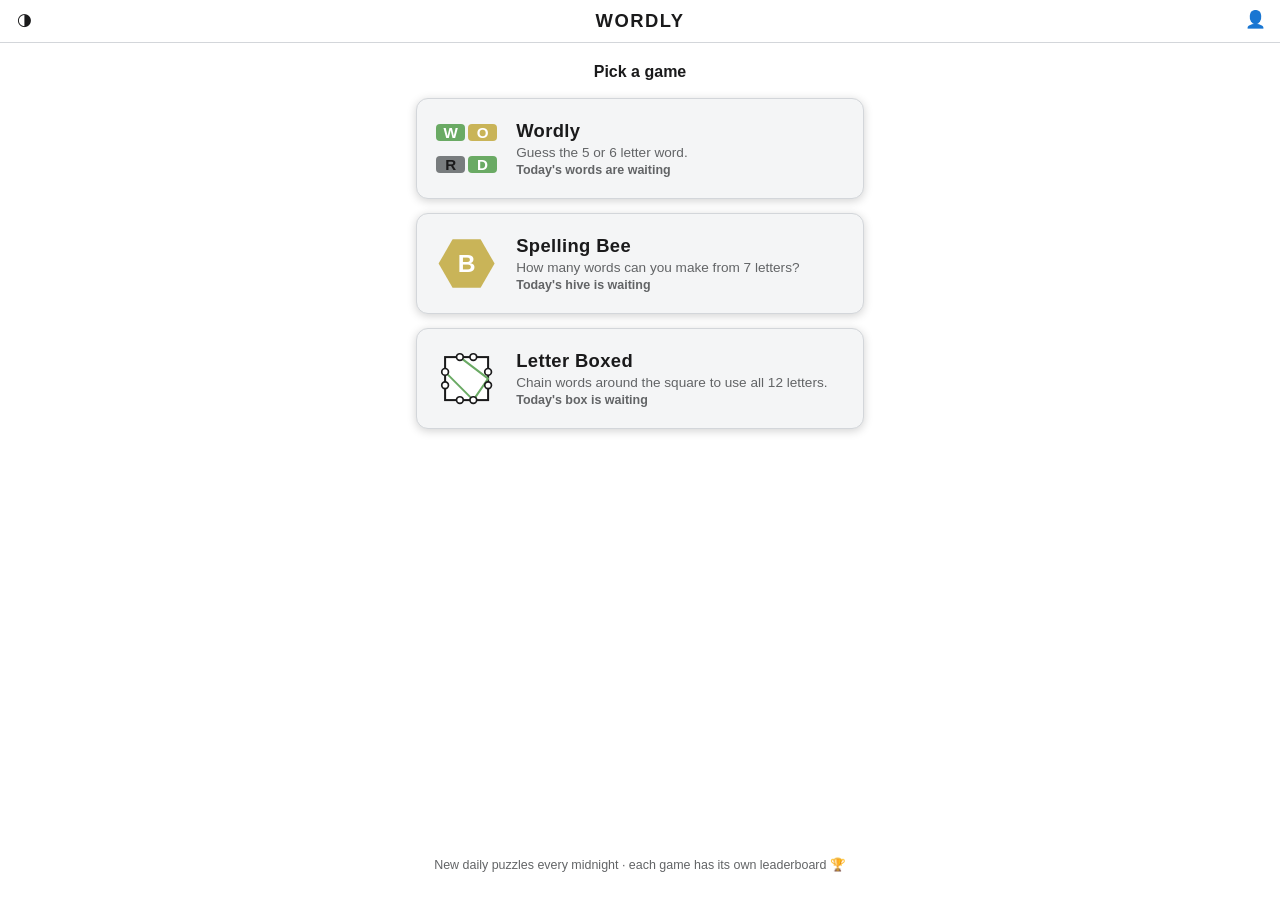
<file: public/index.html>
<!DOCTYPE html>
<html lang="en">
<head>
<meta charset="UTF-8">
<meta name="viewport" content="width=device-width, initial-scale=1, viewport-fit=cover, maximum-scale=1">
<meta name="theme-color" content="#121213">
<title>Wordly Games</title>
<script>try{var t=localStorage.getItem("wordly:theme");if(t)document.documentElement.setAttribute("data-theme",t)}catch(e){}</script>
<link rel="stylesheet" href="style.css">
<link rel="stylesheet" href="games.css">
</head>
<body class="game-menu">
<div id="toast-container" class="toast-container" aria-live="polite"></div>

<header class="app-header">
  <div class="header-row title-row">
    <div class="header-side">
      <button id="theme-btn" class="icon-btn" aria-label="Change theme" title="Change theme">&#9681;</button>
    </div>
    <h1 class="app-title">WORDLY</h1>
    <div class="header-side header-side-end">
      <button id="player-btn" class="icon-btn" aria-label="Player profile" title="Player profile">&#128100;</button>
    </div>
  </div>
</header>

<main class="menu-main">
  <p id="menu-greeting" class="menu-greeting">Pick a game</p>

  <a class="game-card" href="/wordly">
    <span class="game-icon icon-wordly" aria-hidden="true">
      <span class="t correct">W</span><span class="t present">O</span><span class="t">R</span><span class="t correct">D</span>
    </span>
    <span class="game-info">
      <span class="game-name">Wordly</span>
      <span class="game-desc">Guess the 5 or 6 letter word.</span>
      <span id="status-wordly" class="game-status"></span>
    </span>
  </a>

  <a class="game-card" href="/bee">
    <span class="game-icon icon-bee" aria-hidden="true">
      <svg viewBox="-60 -54 120 108"><polygon points="50,0 25,43.3 -25,43.3 -50,0 -25,-43.3 25,-43.3"></polygon><text x="0" y="0" dy="0.35em">B</text></svg>
    </span>
    <span class="game-info">
      <span class="game-name">Spelling Bee</span>
      <span class="game-desc">How many words can you make from 7 letters?</span>
      <span id="status-bee" class="game-status"></span>
    </span>
  </a>

  <a class="game-card" href="/boxed">
    <span class="game-icon icon-boxed" aria-hidden="true">
      <svg viewBox="0 0 100 100">
        <rect x="18" y="18" width="64" height="64"></rect>
        <polyline points="40,18 82,50 60,82 18,40"></polyline>
        <circle cx="40" cy="18" r="5"></circle><circle cx="60" cy="18" r="5"></circle>
        <circle cx="82" cy="40" r="5"></circle><circle cx="82" cy="60" r="5"></circle>
        <circle cx="40" cy="82" r="5"></circle><circle cx="60" cy="82" r="5"></circle>
        <circle cx="18" cy="40" r="5"></circle><circle cx="18" cy="60" r="5"></circle>
      </svg>
    </span>
    <span class="game-info">
      <span class="game-name">Letter Boxed</span>
      <span class="game-desc">Chain words around the square to use all 12 letters.</span>
      <span id="status-boxed" class="game-status"></span>
    </span>
  </a>

  <p class="menu-foot">New daily puzzles every midnight · each game has its own leaderboard &#127942;</p>
</main>

<script src="common.js"></script>
<script>
(() => {
  const S = Shared;
  S.initShell({ onNameSaved: greet });

  function greet() {
    const name = S.getPlayerName();
    document.getElementById("menu-greeting").textContent = name ? `Hi ${name} — pick a game` : "Pick a game";
  }

  const today = S.todayDateString();
  const set = (id, text, done) => {
    const el = document.getElementById(id);
    el.textContent = text;
    el.classList.toggle("done", !!done);
  };

  // Wordly: summarize both lengths' daily results.
  const wordly = [5, 6]
    .map((len) => {
      const s = S.load(`wordly:daily:${len}:${today}`);
      if (!s || !s.guesses || !s.guesses.length) return null;
      if (!s.over) return `${len}-letter in progress`;
      return s.won ? `${len}-letter ✓ in ${s.guesses.length}` : `${len}-letter ✗`;
    })
    .filter(Boolean);
  set("status-wordly", wordly.length ? `Today: ${wordly.join(" · ")}` : "Today's words are waiting", wordly.length);

  const bee = S.load(`bee:daily:${today}`);
  if (bee && bee.found && bee.found.length) {
    set("status-bee", `Today: ${bee.rank} · ${bee.score} pts · ${bee.found.length} words`, true);
  } else {
    set("status-bee", "Today's hive is waiting");
  }

  const boxed = S.load(`boxed:daily:${today}`);
  if (boxed && boxed.solved) {
    set("status-boxed", `Today: ✓ solved in ${boxed.words.length} words`, true);
  } else if (boxed && boxed.started) {
    set("status-boxed", "Today: in progress", true);
  } else {
    set("status-boxed", "Today's box is waiting");
  }

  greet();
})();
</script>
</body>
</html>
</file>
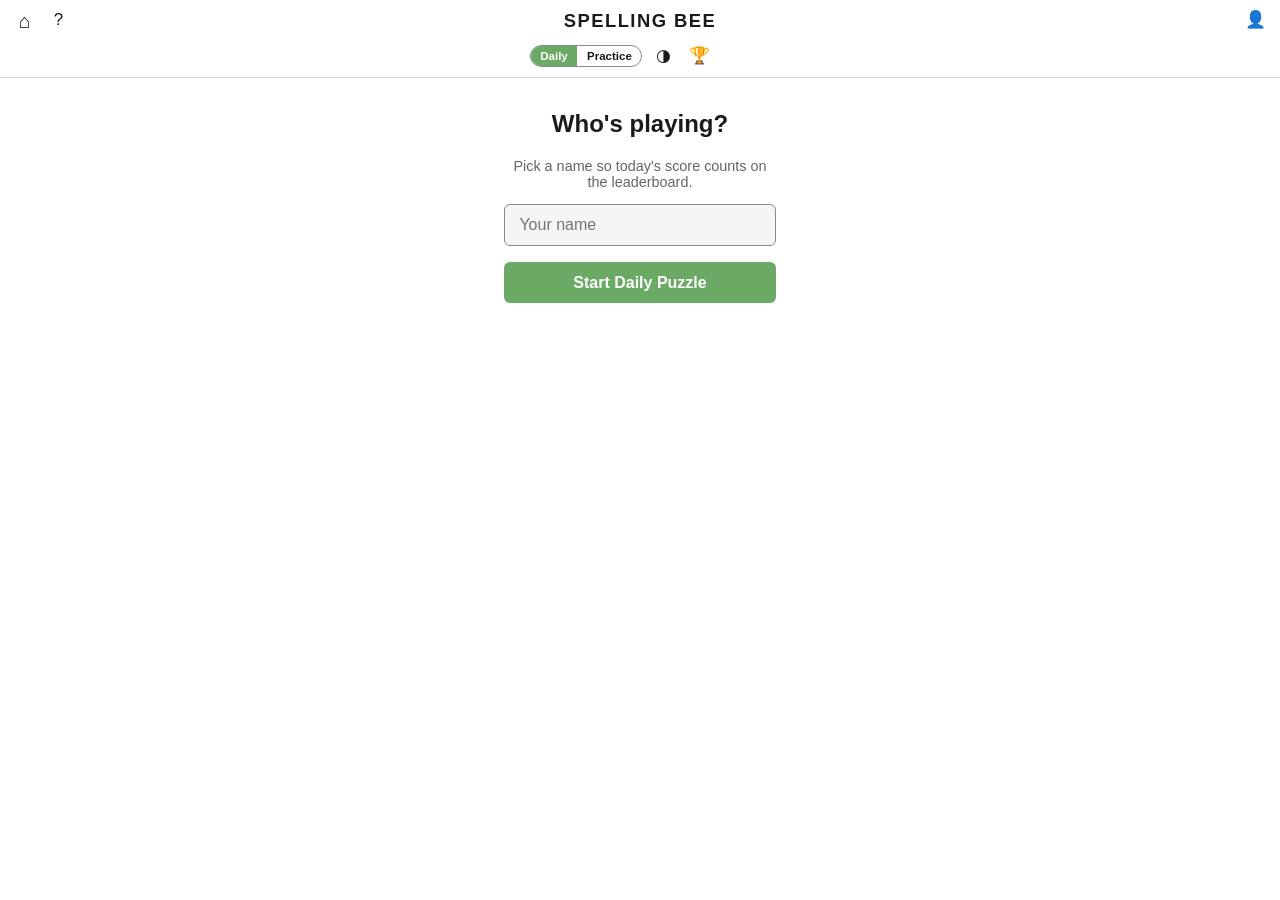
<file: public/bee.html>
<!DOCTYPE html>
<html lang="en">
<head>
<meta charset="UTF-8">
<meta name="viewport" content="width=device-width, initial-scale=1, viewport-fit=cover, maximum-scale=1">
<meta name="theme-color" content="#121213">
<title>Spelling Bee — Wordly Games</title>
<script>try{var t=localStorage.getItem("wordly:theme");if(t)document.documentElement.setAttribute("data-theme",t)}catch(e){}</script>
<link rel="stylesheet" href="style.css">
<link rel="stylesheet" href="games.css">
</head>
<body class="game-bee">
<div id="toast-container" class="toast-container" aria-live="polite"></div>

<header class="app-header">
  <div class="header-row title-row">
    <div class="header-side">
      <a href="/" class="icon-btn" aria-label="All games" title="All games">&#8962;</a>
      <button id="help-btn" class="icon-btn" aria-label="How to play" title="How to play">?</button>
    </div>
    <h1 class="app-title">SPELLING BEE</h1>
    <div class="header-side header-side-end">
      <button id="player-btn" class="icon-btn" aria-label="Player profile" title="Player profile">&#128100;</button>
    </div>
  </div>

  <div class="header-row controls-row">
    <div class="mode-toggle" role="group" aria-label="Game mode">
      <button class="mode-btn active" data-mode="daily">Daily</button>
      <button class="mode-btn" data-mode="practice">Practice</button>
    </div>
    <button id="theme-btn" class="icon-btn" aria-label="Change theme" title="Change theme">&#9681;</button>
    <button id="leaderboard-btn" class="icon-btn" aria-label="Leaderboard" title="Leaderboard">&#127942;</button>
    <button id="new-game-btn" class="icon-btn" aria-label="New puzzle" title="New puzzle">&#8635;</button>
  </div>
</header>

<main class="game-main bee-main">
  <div id="name-gate" class="name-gate hidden">
    <h2>Who's playing?</h2>
    <p>Pick a name so today's score counts on the leaderboard.</p>
    <input id="gate-name-input" class="text-input" type="text" maxlength="40" placeholder="Your name" autocomplete="off" />
    <button id="gate-name-btn" class="primary-btn">Start Daily Puzzle</button>
  </div>

  <div id="bee-game" class="bee-game">
    <button id="bee-rank" class="bee-rank" aria-label="Show rankings">
      <span id="bee-rank-name" class="bee-rank-name">Beginner</span>
      <span class="bee-track">
        <span id="bee-track-fill" class="bee-track-fill"></span>
        <span id="bee-track-dots" class="bee-track-dots"></span>
      </span>
      <span id="bee-score" class="bee-score">0</span>
    </button>

    <div class="bee-meta">
      <span id="bee-timer" class="daily-timer hidden">0:00</span>
    </div>

    <button id="bee-found" class="bee-found" aria-expanded="false">
      <span id="bee-found-summary" class="bee-found-summary">You have found 0 words</span>
      <span class="bee-found-caret">&#9662;</span>
    </button>
    <div id="bee-found-panel" class="bee-found-panel hidden"></div>

    <div id="bee-input" class="bee-input" aria-live="polite"><span class="bee-caret"></span></div>

    <svg id="hive" class="hive" viewBox="-136 -142 272 284" role="group" aria-label="Letters"></svg>

    <div class="bee-controls">
      <button id="bee-delete" class="pill-btn">Delete</button>
      <button id="bee-shuffle" class="pill-btn round" aria-label="Shuffle letters" title="Shuffle">&#10227;</button>
      <button id="bee-enter" class="pill-btn">Enter</button>
    </div>

    <button id="bee-extra" class="link-btn">Yesterday's answers</button>
  </div>
</main>

<!-- How to play -->
<div id="help-modal" class="modal-overlay hidden">
  <div class="modal">
    <button class="modal-close" data-close="help-modal" aria-label="Close">&times;</button>
    <h2>How to Play</h2>
    <p>Make as many words as you can from the 7 letters in the hive.</p>
    <ul class="help-list">
      <li>Words must be at least 4 letters long.</li>
      <li>Every word must include the <strong>center letter</strong>.</li>
      <li>Letters can be used more than once.</li>
      <li>Answers follow the NYT Spelling Bee's own word list, built from years of its past puzzles: everyday words and their forms count; proper nouns, hyphenated words, and obscure Scrabble-only words don't.</li>
    </ul>
    <h3 class="help-subhead">Scoring</h3>
    <ul class="help-list">
      <li>4-letter words are worth 1 point.</li>
      <li>Longer words earn 1 point per letter.</li>
      <li>Each puzzle has at least one <strong>pangram</strong>, a word that uses all 7 letters. Pangrams are worth 7 extra points.</li>
    </ul>
    <p>Your rank climbs from Beginner up to <strong>Genius</strong> (70% of the total points) and <strong>Queen Bee</strong> (every word found). Tap the rank bar to see the thresholds.</p>
    <p><strong>Daily</strong> gives everyone the same hive, resetting at midnight, and counts on the leaderboard. Your time to reach Genius is recorded — the clock only runs while the game is open on screen. <strong>Practice</strong> gives endless random hives.</p>
    <p class="help-keys">Keyboard: type letters, <kbd>Enter</kbd> to submit, <kbd>Backspace</kbd> to delete, <kbd>Space</kbd> to shuffle.</p>
  </div>
</div>

<!-- Rankings -->
<div id="rank-modal" class="modal-overlay hidden">
  <div class="modal">
    <button class="modal-close" data-close="rank-modal" aria-label="Close">&times;</button>
    <h2>Rankings</h2>
    <p id="rank-summary" class="rank-summary"></p>
    <ul id="rank-list" class="rank-list"></ul>
  </div>
</div>

<!-- Answers (yesterday / reveal) -->
<div id="answers-modal" class="modal-overlay hidden">
  <div class="modal modal-wide">
    <button class="modal-close" data-close="answers-modal" aria-label="Close">&times;</button>
    <h2 id="answers-title">Yesterday's Answers</h2>
    <div id="answers-letters" class="answers-letters"></div>
    <p id="answers-summary" class="answers-summary"></p>
    <ul id="answers-list" class="answers-list"></ul>
  </div>
</div>

<!-- Leaderboard -->
<div id="leaderboard-modal" class="modal-overlay hidden">
  <div class="modal modal-wide">
    <button class="modal-close" data-close="leaderboard-modal" aria-label="Close">&times;</button>
    <h2>Spelling Bee Leaderboard</h2>
    <div class="leaderboard-tabs" role="group" aria-label="Leaderboard view">
      <button class="lb-tab active" data-lb-view="today">Today</button>
      <button class="lb-tab" data-lb-view="all">All-time</button>
    </div>
    <div id="leaderboard-content" class="leaderboard-content">
      <p class="lb-status">Loading…</p>
    </div>
  </div>
</div>

<!-- Queen Bee celebration -->
<div id="result-modal" class="modal-overlay hidden">
  <div class="modal">
    <button class="modal-close" data-close="result-modal" aria-label="Close">&times;</button>
    <h2 id="result-title">Queen Bee!</h2>
    <p id="result-text" class="result-text"></p>
    <div id="result-stats" class="result-stats"></div>
    <p id="result-countdown" class="result-countdown hidden"></p>
    <button id="play-again-btn" class="primary-btn hidden">New Puzzle</button>
  </div>
</div>

<script src="common.js"></script>
<script src="words-bee.js"></script>
<script src="bee.js"></script>
</body>
</html>
</file>
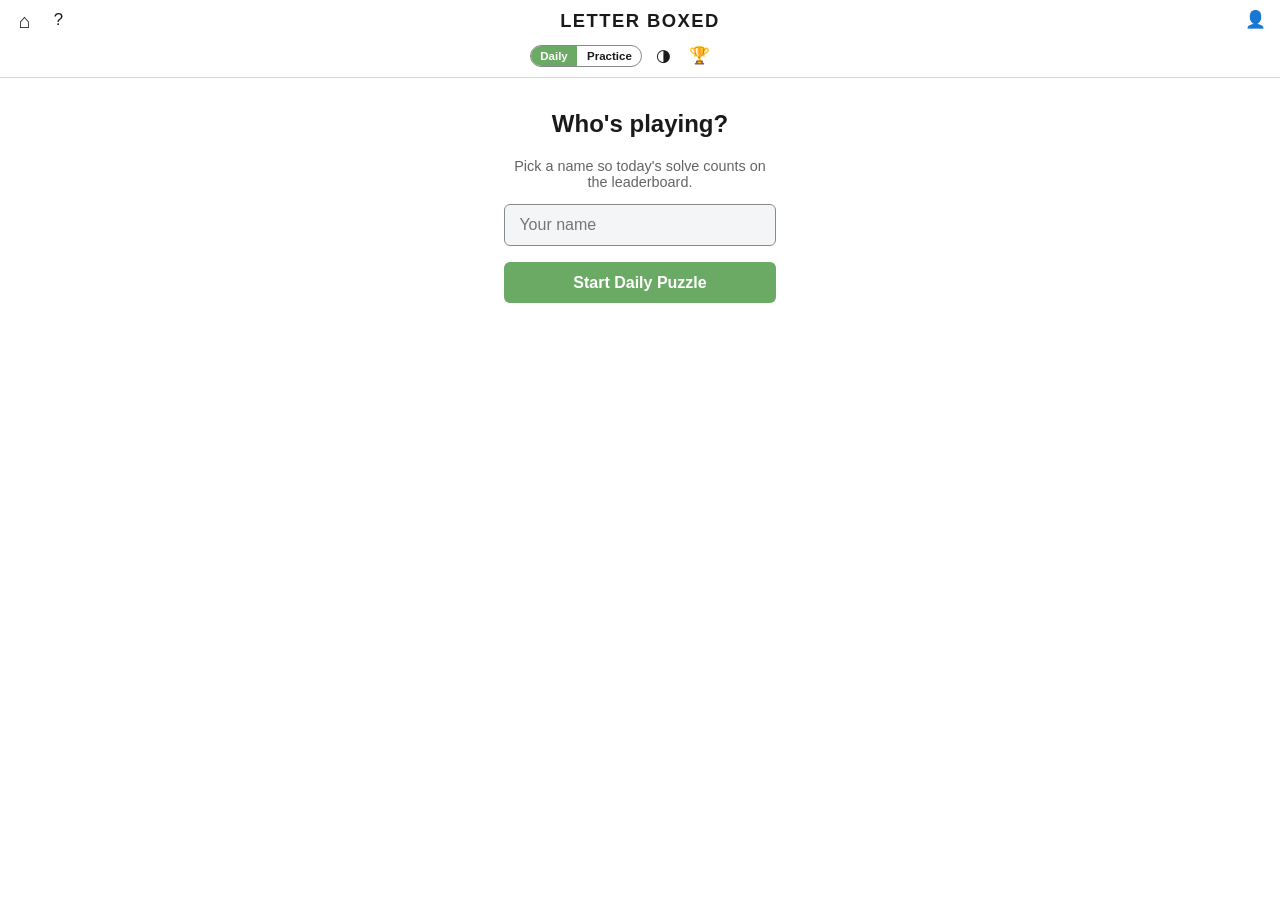
<file: public/boxed.html>
<!DOCTYPE html>
<html lang="en">
<head>
<meta charset="UTF-8">
<meta name="viewport" content="width=device-width, initial-scale=1, viewport-fit=cover, maximum-scale=1">
<meta name="theme-color" content="#121213">
<title>Letter Boxed — Wordly Games</title>
<script>try{var t=localStorage.getItem("wordly:theme");if(t)document.documentElement.setAttribute("data-theme",t)}catch(e){}</script>
<link rel="stylesheet" href="style.css">
<link rel="stylesheet" href="games.css">
</head>
<body class="game-boxed">
<div id="toast-container" class="toast-container" aria-live="polite"></div>

<header class="app-header">
  <div class="header-row title-row">
    <div class="header-side">
      <a href="/" class="icon-btn" aria-label="All games" title="All games">&#8962;</a>
      <button id="help-btn" class="icon-btn" aria-label="How to play" title="How to play">?</button>
    </div>
    <h1 class="app-title">LETTER BOXED</h1>
    <div class="header-side header-side-end">
      <button id="player-btn" class="icon-btn" aria-label="Player profile" title="Player profile">&#128100;</button>
    </div>
  </div>

  <div class="header-row controls-row">
    <div class="mode-toggle" role="group" aria-label="Game mode">
      <button class="mode-btn active" data-mode="daily">Daily</button>
      <button class="mode-btn" data-mode="practice">Practice</button>
    </div>
    <button id="theme-btn" class="icon-btn" aria-label="Change theme" title="Change theme">&#9681;</button>
    <button id="leaderboard-btn" class="icon-btn" aria-label="Leaderboard" title="Leaderboard">&#127942;</button>
    <button id="new-game-btn" class="icon-btn" aria-label="New puzzle" title="New puzzle">&#8635;</button>
  </div>
</header>

<main class="game-main boxed-main">
  <div id="name-gate" class="name-gate hidden">
    <h2>Who's playing?</h2>
    <p>Pick a name so today's solve counts on the leaderboard.</p>
    <input id="gate-name-input" class="text-input" type="text" maxlength="40" placeholder="Your name" autocomplete="off" />
    <button id="gate-name-btn" class="primary-btn">Start Daily Puzzle</button>
  </div>

  <div id="loading" class="boxed-loading">Loading dictionary…</div>

  <div id="boxed-game" class="boxed-game hidden">
    <div class="boxed-top">
      <div id="boxed-current" class="boxed-current" aria-live="polite"></div>
      <div id="boxed-words" class="boxed-words"></div>
      <div class="boxed-meta">
        <span id="boxed-par" class="boxed-par"></span>
        <span id="boxed-timer" class="daily-timer hidden">0:00</span>
      </div>
    </div>

    <svg id="box" class="box" viewBox="0 0 300 300" role="group" aria-label="Letter box"></svg>

    <div class="bee-controls">
      <button id="boxed-restart" class="pill-btn">Restart</button>
      <button id="boxed-delete" class="pill-btn">Delete</button>
      <button id="boxed-enter" class="pill-btn">Enter</button>
    </div>

    <button id="boxed-extra" class="link-btn">Yesterday's solution</button>
  </div>
</main>

<!-- How to play -->
<div id="help-modal" class="modal-overlay hidden">
  <div class="modal">
    <button class="modal-close" data-close="help-modal" aria-label="Close">&times;</button>
    <h2>How to Play</h2>
    <p>Connect letters around the square to make words, and use all 12 letters.</p>
    <p><strong>Tap or click</strong> letters one at a time, or <strong>press and slide</strong> your finger (or hold the mouse button and drag) across letters to spell a word in one motion. Letters on the same side as the last one are skipped while you slide. Let go, then press <strong>Enter</strong> to submit.</p>
    <ul class="help-list">
      <li>Words must be at least 3 letters long.</li>
      <li>Consecutive letters in a word can't come from the same side.</li>
      <li>The last letter of each word becomes the first letter of the next.</li>
      <li>Letters can be used more than once.</li>
    </ul>
    <p>Try to finish in as few words as you can. The puzzle shows a <strong>par</strong> to aim for, and every puzzle can be solved in 2 words.</p>
    <p><strong>Delete</strong> removes a letter. Keep deleting past the start of a word to reopen the previous one. <strong>Restart</strong> clears everything.</p>
    <p><strong>Daily</strong> gives everyone the same box, resetting at midnight, and counts on the leaderboard: fewer words is better, and time breaks ties. The clock only runs while the game is open on screen. <strong>Practice</strong> gives endless random boxes.</p>
    <p class="help-keys">Keyboard: type letters, <kbd>Enter</kbd> to submit a word, <kbd>Backspace</kbd> to delete.</p>
  </div>
</div>

<!-- Solution (yesterday / reveal) -->
<div id="answers-modal" class="modal-overlay hidden">
  <div class="modal">
    <button class="modal-close" data-close="answers-modal" aria-label="Close">&times;</button>
    <h2 id="answers-title">Yesterday's Solution</h2>
    <div id="answers-sides" class="answers-sides"></div>
    <p id="answers-summary" class="answers-summary"></p>
    <p id="answers-solution" class="result-word"></p>
    <p id="answers-yours" class="answers-summary"></p>
  </div>
</div>

<!-- Leaderboard -->
<div id="leaderboard-modal" class="modal-overlay hidden">
  <div class="modal modal-wide">
    <button class="modal-close" data-close="leaderboard-modal" aria-label="Close">&times;</button>
    <h2>Letter Boxed Leaderboard</h2>
    <div class="leaderboard-tabs" role="group" aria-label="Leaderboard view">
      <button class="lb-tab active" data-lb-view="today">Today</button>
      <button class="lb-tab" data-lb-view="all">All-time</button>
    </div>
    <div id="leaderboard-content" class="leaderboard-content">
      <p class="lb-status">Loading…</p>
    </div>
  </div>
</div>

<!-- Solved -->
<div id="result-modal" class="modal-overlay hidden">
  <div class="modal">
    <button class="modal-close" data-close="result-modal" aria-label="Close">&times;</button>
    <h2 id="result-title">Solved!</h2>
    <p id="result-text" class="result-text"></p>
    <div id="result-stats" class="result-stats"></div>
    <p id="result-ours" class="answers-summary"></p>
    <p id="result-countdown" class="result-countdown hidden"></p>
    <button id="play-again-btn" class="primary-btn hidden">New Puzzle</button>
  </div>
</div>

<script src="common.js"></script>
<script src="words-boxed.js" defer></script>
<script src="boxed.js" defer></script>
</body>
</html>
</file>
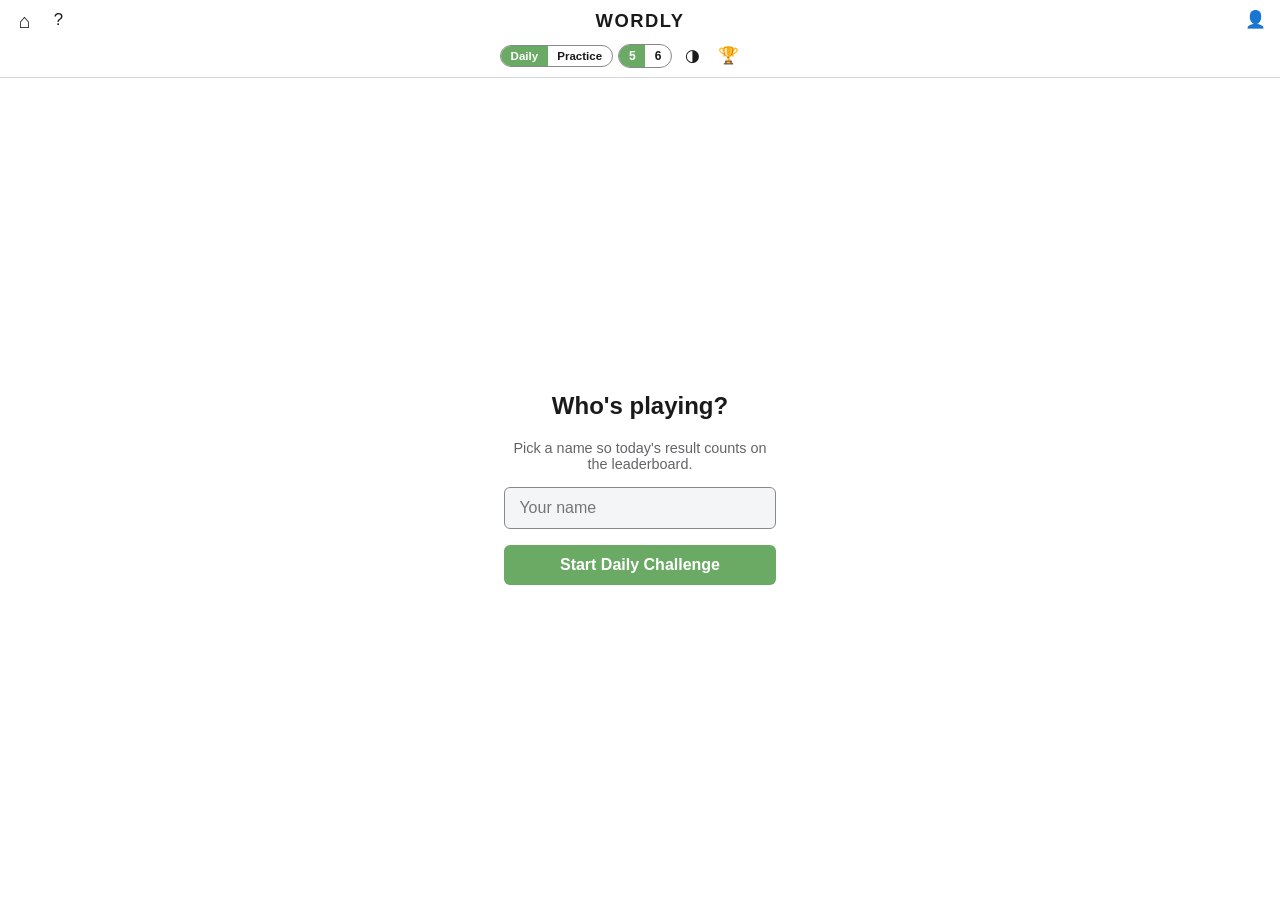
<file: public/wordly.html>
<!DOCTYPE html>
<html lang="en">
<head>
<meta charset="UTF-8">
<meta name="viewport" content="width=device-width, initial-scale=1, viewport-fit=cover, maximum-scale=1">
<meta name="theme-color" content="#121213">
<title>Wordly — 5 or 6 Letter Word Game</title>
<script>try{var t=localStorage.getItem("wordly:theme");if(t)document.documentElement.setAttribute("data-theme",t)}catch(e){}</script>
<link rel="stylesheet" href="style.css">
</head>
<body>
<div id="toast-container" class="toast-container" aria-live="polite"></div>

<header class="app-header">
  <div class="header-row title-row">
    <div class="header-side">
      <a href="/" class="icon-btn" aria-label="All games" title="All games">&#8962;</a>
      <button id="help-btn" class="icon-btn" aria-label="How to play" title="How to play">?</button>
    </div>
    <h1 class="app-title">WORDLY</h1>
    <div class="header-side header-side-end">
      <button id="player-btn" class="icon-btn" aria-label="Player profile" title="Player profile">&#128100;</button>
    </div>
  </div>

  <div class="header-row controls-row">
    <div class="mode-toggle" role="group" aria-label="Game mode">
      <button class="mode-btn active" data-mode="daily">Daily</button>
      <button class="mode-btn" data-mode="practice">Practice</button>
    </div>
    <div class="length-toggle" role="group" aria-label="Word length">
      <button class="len-btn active" data-len="5">5</button>
      <button class="len-btn" data-len="6">6</button>
    </div>
    <button id="theme-btn" class="icon-btn" aria-label="Change theme" title="Change theme">&#9681;</button>
    <button id="leaderboard-btn" class="icon-btn" aria-label="Leaderboard" title="Leaderboard">&#127942;</button>
    <button id="new-game-btn" class="icon-btn" aria-label="New game" title="New game">&#8635;</button>
  </div>
</header>

<main class="game-main">
  <div id="name-gate" class="name-gate hidden">
    <h2>Who's playing?</h2>
    <p>Pick a name so today's result counts on the leaderboard.</p>
    <input id="gate-name-input" class="text-input" type="text" maxlength="40" placeholder="Your name" autocomplete="off" />
    <button id="gate-name-btn" class="primary-btn">Start Daily Challenge</button>
  </div>
  <div id="daily-timer" class="daily-timer hidden">0:00</div>
  <div id="board" class="board"></div>
</main>

<footer class="keyboard-wrap">
  <div id="keyboard" class="keyboard"></div>
</footer>

<!-- How to play modal -->
<div id="help-modal" class="modal-overlay hidden">
  <div class="modal">
    <button class="modal-close" data-close="help-modal" aria-label="Close">&times;</button>
    <h2>How to Play</h2>
    <p>Guess the word before you run out of tries.</p>
    <ul class="help-list">
      <li>Each guess must be a valid word of the current length.</li>
      <li>After each guess, tile colors show how close you were.</li>
    </ul>
    <div class="example-row">
      <div class="tile correct">W</div>
      <div class="tile">O</div>
      <div class="tile">R</div>
      <div class="tile">D</div>
      <div class="tile">S</div>
    </div>
    <p class="example-text"><strong>W</strong> is in the word and in the correct spot.</p>
    <div class="example-row">
      <div class="tile">L</div>
      <div class="tile present">I</div>
      <div class="tile">G</div>
      <div class="tile">H</div>
      <div class="tile">T</div>
    </div>
    <p class="example-text"><strong>I</strong> is in the word but in the wrong spot.</p>
    <div class="example-row">
      <div class="tile">V</div>
      <div class="tile">A</div>
      <div class="tile">G</div>
      <div class="tile absent">U</div>
      <div class="tile">E</div>
    </div>
    <p class="example-text"><strong>U</strong> is not in the word at all.</p>
    <p>If a guess repeats a letter, only as many copies light up as actually appear in the answer — the rest show absent, same as the original Wordle.</p>
    <p><strong>Daily</strong> gives everyone the same word each day, resetting at midnight — play it to show up on the leaderboard. <strong>Practice</strong> is unlimited and doesn't count toward scores.</p>
    <p>Daily games are timed from your first keystroke, and a win shows a <strong>Luck</strong> rating — how many possible words were still in play right before your winning guess. A low score means you solved it through deduction; a high score means you got there despite the odds.</p>
  </div>
</div>

<!-- Leaderboard modal -->
<div id="leaderboard-modal" class="modal-overlay hidden">
  <div class="modal modal-wide">
    <button class="modal-close" data-close="leaderboard-modal" aria-label="Close">&times;</button>
    <h2>Leaderboard</h2>
    <div class="leaderboard-tabs" role="group" aria-label="Leaderboard length">
      <button class="lb-tab active" data-lb-len="5">5-letter</button>
      <button class="lb-tab" data-lb-len="6">6-letter</button>
    </div>
    <div id="leaderboard-content" class="leaderboard-content">
      <p class="lb-status">Loading…</p>
    </div>
  </div>
</div>

<!-- End of game modal -->
<div id="result-modal" class="modal-overlay hidden">
  <div class="modal">
    <button class="modal-close" data-close="result-modal" aria-label="Close">&times;</button>
    <h2 id="result-title">Nice!</h2>
    <p id="result-word" class="result-word"></p>
    <div id="result-stats" class="result-stats hidden">
      <div class="result-stat">
        <span class="result-stat-label">Time</span>
        <span id="result-time" class="result-stat-value">—</span>
      </div>
      <div class="result-stat">
        <span class="result-stat-label">Luck</span>
        <span id="result-luck" class="result-stat-value">—</span>
      </div>
    </div>
    <p id="result-countdown" class="result-countdown hidden"></p>
    <button id="play-again-btn" class="primary-btn">Play Again</button>
  </div>
</div>

<script src="common.js"></script>
<script src="words.js"></script>
<script src="wordly.js"></script>
</body>
</html>
</file>
<file: public/style.css>
/* ---------- Theme definitions ---------- */
:root,
[data-theme="dark"] {
  --color-bg: #121213;
  --color-surface: #1a1a1b;
  --color-text: #ffffff;
  --color-text-dim: #9aa0a6;
  --color-border: #3a3a3c;
  --color-border-strong: #565758;
  --color-accent: #538d4e;

  --color-correct: #538d4e;
  --color-present: #b59f3b;
  --color-absent: #3a3a3c;
  --key-text-on-color: #ffffff;

  --color-key-bg: #818384;
  --color-key-text: #ffffff;
  --color-modal-overlay: rgba(0, 0, 0, 0.6);
  --color-danger: #d24949;
}

[data-theme="light"] {
  --color-bg: #ffffff;
  --color-surface: #f4f5f6;
  --color-text: #1a1a1b;
  --color-text-dim: #626466;
  --color-border: #d3d6da;
  --color-border-strong: #878a8c;
  --color-accent: #6aaa64;

  --color-correct: #6aaa64;
  --color-present: #c9b458;
  --color-absent: #787c7e;
  --key-text-on-color: #ffffff;

  --color-key-bg: #d3d6da;
  --color-key-text: #1a1a1b;
  --color-modal-overlay: rgba(0, 0, 0, 0.4);
  --color-danger: #d24949;
}

/* ---------- Neon Standard ---------- */
[data-theme="neon-standard"] {
  --color-on-accent: #000000;
  --color-bg: #0d0e12;
  --color-surface: #15161d;
  --color-text: #ffffff;
  --color-text-dim: #8e95a5;
  --color-border: #2a2d3a;
  --color-border-strong: #3f4458;
  --color-accent: #39ff14;

  --color-correct: #39ff14;
  --color-present: #ffe600;
  --color-absent: #1a1c24;
  --key-text-on-color: #000000;

  --color-key-bg: #222530;
  --color-key-text: #ffffff;
  --color-modal-overlay: rgba(0, 0, 0, 0.8);
  --color-danger: #ff3366;
}

html[data-theme="neon-standard"] .tile.correct {
  box-shadow: 0 0 12px #39ff14, inset 0 0 4px #39ff14 !important;
}
html[data-theme="neon-standard"] .tile.present {
  box-shadow: 0 0 12px #ffe600, inset 0 0 4px #ffe600 !important;
}

/* ---------- Neon City ---------- */
[data-theme="neon-city"] {
  --color-on-accent: #0b071e;
  --color-bg: #0b071e;
  --color-surface: #140e33;
  --color-text: #00e5ff;
  --color-text-dim: #9955ff;
  --color-border: #362a5c;
  --color-border-strong: #8b00ff;
  --color-accent: #00e5ff;

  --color-correct: #8b00ff;
  --color-present: #150f37;
  --color-absent: #150f37;
  --key-text-on-color: #00e5ff;

  --color-key-bg: #1e1542;
  --color-key-text: #00e5ff;
  --color-modal-overlay: rgba(5, 2, 20, 0.85);
  --color-danger: #ff007f;
}

/* Base Tile Styling (Dark Indigo Box with Cyan Text) */
html[data-theme="neon-city"] .tile {
  background: #181238 !important;
  border: 2px solid #362a5c !important;
  color: #bb55ff !important;
  border-radius: 8px !important;
}

/* Filled (Typing before submit) */
html[data-theme="neon-city"] .tile.filled {
  border-color: #00e5ff !important;
  box-shadow: 0 0 6px rgba(0, 229, 255, 0.4) !important;
  color: #00e5ff !important;
}

/* Correct Spot (Purple Background + Cyan Border & Glow + Cyan Text) */
html[data-theme="neon-city"] .tile.correct {
  background: #7a00e6 !important;
  border: 2px solid #00e5ff !important;
  box-shadow: 0 0 12px #00e5ff, inset 0 0 6px #00e5ff !important;
  color: #ffffff !important;
  font-weight: 800;
}

/* Present Spot (Dark Background + Yellow Neon Border & Yellow Glow + Yellow Text) */
html[data-theme="neon-city"] .tile.present {
  background: #150f37 !important;
  border: 2px solid #ffff00 !important;
  box-shadow: 0 0 12px #ffff00, inset 0 0 4px #ffff00 !important;
  color: #ffff00 !important;
  font-weight: 800;
}

/* Absent Spot (Dark Fill + Faint Purple Outline) */
html[data-theme="neon-city"] .tile.absent {
  background: #110b2b !important;
  border: 2px solid #2d2050 !important;
  color: #3e3263 !important;
  box-shadow: none !important;
}

/* ---------- Neon City Keyboard ---------- */
html[data-theme="neon-city"] .key {
  background: #1a123d !important;
  color: #00e5ff !important;
  border: 1px solid #3a2b6e !important;
  border-radius: 6px !important;
  box-shadow: 0 0 4px rgba(139, 0, 255, 0.2) !important;
}

/* Keyboard - Correct Keys (Glowing Purple & Cyan) */
html[data-theme="neon-city"] .key.correct {
  background: #7a00e6 !important;
  color: #ffffff !important;
  border: 1px solid #00e5ff !important;
  box-shadow: 0 0 10px #00e5ff !important;
}

/* Keyboard - Present Keys (Glowing Yellow) */
html[data-theme="neon-city"] .key.present {
  background: #150f37 !important;
  color: #ffff00 !important;
  border: 1px solid #ffff00 !important;
  box-shadow: 0 0 10px #ffff00 !important;
}

/* Keyboard - Absent/Eliminated Keys */
html[data-theme="neon-city"] .key.absent {
  background: #0d0824 !important;
  color: #3e3263 !important;
  border-color: #1e153b !important;
  opacity: 0.5;
  box-shadow: none !important;
}

/* ---------- Neon 80s ---------- */
[data-theme="neon80s"] {
  --color-bg: #050810;
  --color-surface: #0c1226;
  --color-text: #00d9ff;
  --color-text-dim: #ff007f;
  --color-border: #1a2440;
  --color-border-strong: #00d9ff;
  --color-accent: #ff6b00;

  --color-correct: #ff6b00;
  --color-present: #00d9ff;
  --color-absent: #0c1226;
  --key-text-on-color: #050810;

  --color-key-bg: #141c38;
  --color-key-text: #00d9ff;
  --color-modal-overlay: rgba(0, 0, 0, 0.85);
  --color-danger: #ff3b3b;
}

html[data-theme="neon80s"] .tile {
  border: 2px solid #00d9ff !important;
  box-shadow: 0 0 6px #00d9ff !important;
  color: #00d9ff !important;
}

html[data-theme="neon80s"] .tile.correct {
  border: 2px solid #ff007f !important;
  box-shadow: 0 0 12px #ff6b00, 0 0 6px #ff007f !important;
  background: #ff6b00 !important;
  color: #050810 !important;
  font-weight: 800;
}

html[data-theme="neon80s"] .tile.present {
  border: 2px solid #ff6b00 !important;
  box-shadow: 0 0 12px #00d9ff !important;
  background: #00d9ff !important;
  color: #050810 !important;
  font-weight: 800;
}

html[data-theme="neon80s"] .tile.absent {
  border: 2px solid #00d9ff !important;
  box-shadow: 0 0 4px #00d9ff !important;
  color: #00d9ff !important;
  background: #0c1226 !important;
  opacity: 0.8;
}

html[data-theme="neon80s"] .key {
  border: 1px solid #00d9ff !important;
  box-shadow: 0 0 4px rgba(0, 217, 255, 0.3) !important;
}

html[data-theme="neon80s"] .key.correct {
  background: #ff6b00 !important;
  color: #050810 !important;
  border-color: #ff007f !important;
  box-shadow: 0 0 8px #ff6b00 !important;
}

html[data-theme="neon80s"] .key.present {
  background: #00d9ff !important;
  color: #050810 !important;
  border-color: #ff6b00 !important;
  box-shadow: 0 0 8px #00d9ff !important;
}

html[data-theme="neon80s"] .key.absent {
  background: #0c1226 !important;
  color: #2c3d66 !important;
  border-color: #1a2440 !important;
  opacity: 0.5;
  box-shadow: none !important;
}

/* ---------- Synthwave ---------- */
[data-theme="synthwave"] {
  --color-bg: #0d0221;
  --color-surface: #1a0b34;
  --color-text: #f5e9ff;
  --color-text-dim: #a68fd6;
  --color-border: #3a1f66;
  --color-border-strong: #ff2ec4;
  --color-accent: #ff2ec4;

  --color-correct: #00fff0;
  --color-present: #ff2ec4;
  --color-absent: #150a2b;
  --key-text-on-color: #0d0221;

  --color-key-bg: #2a1750;
  --color-key-text: #f5e9ff;
  --color-modal-overlay: rgba(0, 0, 0, 0.7);
  --color-danger: #ff4d6d;
}

/* Base Tile Styling */
html[data-theme="synthwave"] .tile {
  background: #1a0b34 !important;
  border: 2px solid #3a1f66 !important;
  color: #a68fd6 !important;
  border-radius: 8px !important;
}

/* Filled (Typing before submit) */
html[data-theme="synthwave"] .tile.filled {
  border-color: #ff2ec4 !important;
  box-shadow: 0 0 6px rgba(255, 46, 196, 0.4) !important;
  color: #f5e9ff !important;
}

/* Correct Spot (Cyan Fill + Hot Pink Glow Border) */
html[data-theme="synthwave"] .tile.correct {
  background: #00fff0 !important;
  border: 2px solid #ff2ec4 !important;
  box-shadow: 0 0 12px #ff2ec4, inset 0 0 4px #00fff0 !important;
  color: #0d0221 !important;
  font-weight: 800;
}

/* Present Spot (Hot Pink Fill + Cyan Glow Border) */
html[data-theme="synthwave"] .tile.present {
  background: #ff2ec4 !important;
  border: 2px solid #00fff0 !important;
  box-shadow: 0 0 12px #00fff0, inset 0 0 4px #ff2ec4 !important;
  color: #ffffff !important;
  font-weight: 800;
}

/* Absent Spot (Darkened Purple Box) */
html[data-theme="synthwave"] .tile.absent {
  background: #120726 !important;
  border: 2px solid #28124d !important;
  color: #4d3175 !important;
  box-shadow: none !important;
}

/* ---------- Synthwave Keyboard ---------- */
html[data-theme="synthwave"] .key {
  background: #1f0f3d !important;
  color: #f5e9ff !important;
  border: 1px solid #3a1f66 !important;
  border-radius: 6px !important;
  box-shadow: 0 0 4px rgba(255, 46, 196, 0.2) !important;
}

/* Keyboard - Correct Keys (Cyan Fill + Pink Glow) */
html[data-theme="synthwave"] .key.correct {
  background: #00fff0 !important;
  color: #0d0221 !important;
  border: 1px solid #ff2ec4 !important;
  box-shadow: 0 0 10px #ff2ec4 !important;
}

/* Keyboard - Present Keys (Pink Fill + Cyan Glow) */
html[data-theme="synthwave"] .key.present {
  background: #ff2ec4 !important;
  color: #ffffff !important;
  border: 1px solid #00fff0 !important;
  box-shadow: 0 0 10px #00fff0 !important;
}

/* Keyboard - Absent/Eliminated Keys (Dark & Dimmed) */
html[data-theme="synthwave"] .key.absent {
  background: #120726 !important;
  color: #4d3175 !important;
  border-color: #231242 !important;
  opacity: 0.45 !important;
  box-shadow: none !important;
}

/* ---------- Christmas ---------- */
[data-theme="christmas"] {
  --color-bg: #0b2410;
  --color-surface: #123018;
  --color-text: #fdf6f0;
  --color-text-dim: #a8c9ac;
  --color-border: #1f4726;
  --color-border-strong: #2e5c37;
  --color-accent: #c41e3a;

  --color-correct: #2e7d32;
  --color-present: #c41e3a;
  --color-absent: #5a121d;
  --key-text-on-color: #ffffff;

  --color-key-bg: #1f4726;
  --color-key-text: #fdf6f0;
  --color-modal-overlay: rgba(0, 0, 0, 0.65);
  --color-danger: #c41e3a;
}

html[data-theme="christmas"] .tile {
  border: 2px solid #1f4726 !important;
}

html[data-theme="christmas"] .tile.correct {
  background: #2e7d32 !important;
  border: 2px solid #c41e3a !important;
  box-shadow: 0 0 8px #c41e3a !important;
  color: #ffffff !important;
}

html[data-theme="christmas"] .tile.present {
  background: #c41e3a !important;
  border: 2px solid #2e7d32 !important;
  box-shadow: 0 0 8px #2e7d32 !important;
  color: #ffffff !important;
}

html[data-theme="christmas"] .tile.absent {
  background: #123018 !important;
  border: 2px solid #5a121d !important;
  color: #a8c9ac !important;
}

html[data-theme="christmas"] .key.present {
  background: #c41e3a !important;
  color: #ffffff !important;
}

html[data-theme="christmas"] .key.absent {
  background: #5a121d !important;
  color: #d19ca4 !important;
  opacity: 0.8;
}

/* ---------- Spooky ---------- */
[data-theme="spooky"] {
  --color-bg: #060a08;
  --color-surface: #0d140f;
  --color-text: #dff5e1;
  --color-text-dim: #7fa88a;
  --color-border: #1c2e20;
  --color-border-strong: #2c452f;
  --color-accent: #7cb342;

  --color-correct: #4f7942;
  --color-present: #5e3a7e;
  --color-absent: #2a1838; /* Dark Purple for eliminated letters */
  --key-text-on-color: #ffffff;

  --color-key-bg: #1c2e20;
  --color-key-text: #dff5e1;
  --color-modal-overlay: rgba(0, 0, 0, 0.75);
  --color-danger: #c94f4f;
}

html[data-theme="spooky"] .tile {
  border: 2px solid #1c2e20 !important;
}

html[data-theme="spooky"] .tile.correct {
  background: #4f7942 !important; /* Green tile */
  border: 2px solid #5e3a7e !important; /* Purple outline on Green tile */
  box-shadow: 0 0 8px #5e3a7e !important;
  color: #ffffff !important;
}

html[data-theme="spooky"] .tile.present {
  background: #5e3a7e !important; /* Purple tile */
  border: 2px solid #4f7942 !important; /* Green outline on Purple tile */
  box-shadow: 0 0 8px #4f7942 !important;
  color: #ffffff !important;
}

html[data-theme="spooky"] .tile.absent {
  background: #0d140f !important;
  border: 2px solid #2a1838 !important;
  color: #7fa88a !important;
}

html[data-theme="spooky"] .key.present {
  background: #5e3a7e !important;
  color: #ffffff !important;
}

html[data-theme="spooky"] .key.absent {
  background: #2a1838 !important; /* Darker Purple for absent keys */
  color: #9f86b5 !important;
  opacity: 0.8;
}

/* ---------- 3D Glossy Bubblegum ---------- */
/* Light glossy-candy palette (dark text on pale tiles/keys) instead of the
   original dark-navy set, so the vibrant pastel background photo reads at
   near-full brightness instead of needing a heavy dark scrim to keep white
   text legible. */
[data-theme="bubblegum-3d"] {
  --color-bg: #fff6fb;
  --color-surface: #fffaf7;
  --color-text: #4a2c46;
  --color-text-dim: #9b7898;
  --color-border: #f3c6de;
  --color-border-strong: #ff8fc0;
  --color-accent: #ff6fae;

  --color-correct: #6fdcc7;
  --color-present: #ff8fc0;
  --color-absent: #ecd9e6;
  --key-text-on-color: #3a1f38;

  --color-key-bg: #ffeef6;
  --color-key-text: #4a2c46;
  --color-modal-overlay: rgba(74, 44, 70, 0.55);
  --color-danger: #ff4d7a;
}

html[data-theme="bubblegum-3d"] .tile {
  border-radius: 12px !important;
  border-width: 1px !important;
}
html[data-theme="bubblegum-3d"] .tile.correct,
html[data-theme="bubblegum-3d"] .tile.present {
  box-shadow: inset -2px -3px 5px rgba(0, 0, 0, 0.3), inset 2px 2px 5px rgba(255, 255, 255, 0.7) !important;
  font-weight: 800;
}

/* ---------- Ocean ---------- */
[data-theme="ocean"] {
  --color-on-accent: #041421;
  --color-bg: #041421;
  --color-surface: #0a2236;
  --color-text: #e0f7fc;
  --color-text-dim: #5c9ebb;
  --color-border: #133957;
  --color-border-strong: #00f0ff;
  --color-accent: #00f0ff;

  --color-correct: #0b3859;
  --color-present: #082e38;
  --color-absent: #06111a;
  --key-text-on-color: #00f0ff;

  --color-key-bg: #0c2b42;
  --color-key-text: #e0f7fc;
  --color-modal-overlay: rgba(2, 10, 18, 0.85);
  --color-danger: #ff5252;
}

/* Base Tile Styling */
html[data-theme="ocean"] .tile {
  background: #0a2236 !important;
  border: 2px solid #133957 !important;
  color: #5c9ebb !important;
  border-radius: 8px !important;
}

/* Filled (Typing before submit) */
html[data-theme="ocean"] .tile.filled {
  border-color: #00f0ff !important;
  box-shadow: 0 0 8px rgba(0, 240, 255, 0.4) !important;
  color: #e0f7fc !important;
}

/* Correct Spot (Bioluminescent Cyan Glowing Box) */
html[data-theme="ocean"] .tile.correct {
  background: #0b3859 !important;
  border: 2px solid #00f0ff !important;
  box-shadow: 0 0 14px #00f0ff, inset 0 0 6px #00f0ff !important;
  color: #ffffff !important;
  font-weight: 800;
}

/* Present Spot (Seafoam Green Glowing Box) */
html[data-theme="ocean"] .tile.present {
  background: #082e38 !important;
  border: 2px solid #20b2aa !important;
  box-shadow: 0 0 12px #20b2aa, inset 0 0 4px #20b2aa !important;
  color: #a8f5e9 !important;
  font-weight: 800;
}

/* Absent Spot (Dark Deep-Trench Box) */
html[data-theme="ocean"] .tile.absent {
  background: #06111a !important;
  border: 2px solid #0d2233 !important;
  color: #2a4d6c !important;
  box-shadow: none !important;
}

/* ---------- Ocean Keyboard ---------- */
html[data-theme="ocean"] .key {
  background: #0d2b42 !important;
  color: #e0f7fc !important;
  border: 1px solid #1a4263 !important;
  border-radius: 6px !important;
  box-shadow: 0 0 4px rgba(0, 240, 255, 0.2) !important;
}

/* Keyboard - Correct Keys (Cyan Glow) */
html[data-theme="ocean"] .key.correct {
  background: #0b3859 !important;
  color: #ffffff !important;
  border: 1px solid #00f0ff !important;
  box-shadow: 0 0 10px #00f0ff !important;
}

/* Keyboard - Present Keys (Seafoam Glow) */
html[data-theme="ocean"] .key.present {
  background: #082e38 !important;
  color: #a8f5e9 !important;
  border: 1px solid #20b2aa !important;
  box-shadow: 0 0 10px #20b2aa !important;
}

/* Keyboard - Absent/Eliminated Keys (Dark & Faded) */
html[data-theme="ocean"] .key.absent {
  background: #050d14 !important;
  color: #2a4d6c !important;
  border-color: #0c1a26 !important;
  opacity: 0.45 !important;
  box-shadow: none !important;
}

/* ---------- Sunset ---------- */
/* Built around the user's reference photo: blazing red-orange sky over a
   long pier, golden sun at the horizon, electric-blue surf, navy sea.
   Correct = ocean blue (the sky's complement), present = golden sun,
   absent = deep sea navy; coral-orange accents echo the clouds. */
[data-theme="sunset"] {
  --color-bg: #0b1828;
  --color-surface: #11243a;
  --color-text: #fff3e6;
  --color-text-dim: #c9b3a4;
  --color-border: #2b4a6a;
  --color-border-strong: #f0643a;
  --color-accent: #f0643a;
  --color-on-accent: #1a0905;

  --color-correct: #1f8fd0;
  --color-present: #f5b335;
  --color-absent: #0d1d30;
  --key-text-on-color: #1a1205;

  --color-key-bg: #10243a;
  --color-key-text: #fff3e6;
  --color-modal-overlay: rgba(5, 10, 18, 0.82);
  --color-danger: #ff5c5c;
  --bee-center: #f5b335;
  --bee-center-text: #1a1205;
}

html[data-theme="sunset"] .tile {
  background: rgba(11, 26, 44, 0.84) !important;
  border: 2px solid #2b4a6a !important;
  border-radius: 7px !important;
  color: #fff3e6 !important;
}
html[data-theme="sunset"] .tile.filled {
  border-color: #ff8a5c !important;
  box-shadow: 0 0 8px rgba(240, 100, 58, 0.5) !important;
}
html[data-theme="sunset"] .tile.correct {
  background: linear-gradient(160deg, #3bb0ec, #1468a8) !important;
  border: 2px solid #9fe3ff !important;
  box-shadow: 0 0 14px rgba(59, 176, 236, 0.6), inset 0 0 6px rgba(159, 227, 255, 0.45) !important;
  color: #ffffff !important;
  font-weight: 800;
}
html[data-theme="sunset"] .tile.present {
  background: linear-gradient(160deg, #ffd166, #e8962a) !important;
  border: 2px solid #fff0b8 !important;
  box-shadow: 0 0 14px rgba(255, 196, 80, 0.65), inset 0 0 6px rgba(255, 240, 184, 0.5) !important;
  color: #1a1205 !important;
  font-weight: 800;
}
html[data-theme="sunset"] .tile.absent {
  background: #0a1626 !important;
  border: 2px solid #182c44 !important;
  color: #5d7690 !important;
  box-shadow: none !important;
}
html[data-theme="sunset"] .key {
  background: #10243a !important;
  color: #fff3e6 !important;
  border: 1px solid #2f5072 !important;
  border-radius: 7px !important;
  box-shadow: 0 0 4px rgba(240, 100, 58, 0.12) !important;
}
html[data-theme="sunset"] .key.correct {
  background: #1f8fd0 !important;
  color: #ffffff !important;
  border-color: #9fe3ff !important;
  box-shadow: 0 0 10px rgba(59, 176, 236, 0.55) !important;
}
html[data-theme="sunset"] .key.present {
  background: #f5b335 !important;
  color: #1a1205 !important;
  border-color: #fff0b8 !important;
  box-shadow: 0 0 10px rgba(255, 196, 80, 0.55) !important;
}
html[data-theme="sunset"] .key.absent {
  background: #081320 !important;
  color: #5d7690 !important;
  border-color: #142538 !important;
  box-shadow: none !important;
  opacity: 1 !important;
}

/* ---------- Forest ---------- */
/* Built around the user's reference art: a misty night forest split by a
   glowing magenta river, with teal will-o'-wisp lights in the trees.
   Correct = teal glow, present = magenta river glow, absent = the dark
   blue-green of the pines. */
[data-theme="forest"] {
  --color-bg: #020c10;
  --color-surface: #0a1a20;
  --color-text: #e8f4f2;
  --color-text-dim: #93b4bf;
  --color-border: #1c3440;
  --color-border-strong: #3a6a7a;
  --color-accent: #f236c1;
  --color-on-accent: #1a0418;

  --color-correct: #17b89f;
  --color-present: #e232b8;
  --color-absent: #081419;
  --key-text-on-color: #03100f;

  --color-key-bg: #0b1c22;
  --color-key-text: #e8f4f2;
  --color-modal-overlay: rgba(1, 6, 9, 0.82);
  --color-danger: #ff5c7a;
  --bee-center: #f236c1;
  --bee-center-text: #1a0418;
}

html[data-theme="forest"] .tile {
  background: rgba(8, 22, 28, 0.86) !important;
  border: 2px solid #1f3a46 !important;
  border-radius: 7px !important;
  color: #e8f4f2 !important;
}
html[data-theme="forest"] .tile.filled {
  border-color: #3ff0d8 !important;
  box-shadow: 0 0 8px rgba(63, 240, 216, 0.45) !important;
}
html[data-theme="forest"] .tile.correct {
  background: linear-gradient(160deg, #22d6b8, #0f8f7c) !important;
  border: 2px solid #8ffff0 !important;
  box-shadow: 0 0 14px rgba(63, 240, 216, 0.6), inset 0 0 6px rgba(143, 255, 240, 0.45) !important;
  color: #021614 !important;
  font-weight: 800;
}
html[data-theme="forest"] .tile.present {
  background: linear-gradient(160deg, #f65ad0, #b81f95) !important;
  border: 2px solid #ffb3ec !important;
  box-shadow: 0 0 16px rgba(242, 54, 193, 0.7), inset 0 0 6px rgba(255, 179, 236, 0.45) !important;
  color: #ffffff !important;
  font-weight: 800;
}
html[data-theme="forest"] .tile.absent {
  background: #061117 !important;
  border: 2px solid #122630 !important;
  color: #4f6d78 !important;
  box-shadow: none !important;
}
html[data-theme="forest"] .key {
  background: #0b1c22 !important;
  color: #e8f4f2 !important;
  border: 1px solid #1f3a46 !important;
  border-radius: 7px !important;
  box-shadow: 0 0 4px rgba(63, 240, 216, 0.12) !important;
}
html[data-theme="forest"] .key.correct {
  background: #17b89f !important;
  color: #021614 !important;
  border-color: #8ffff0 !important;
  box-shadow: 0 0 10px rgba(63, 240, 216, 0.55) !important;
}
html[data-theme="forest"] .key.present {
  background: #e232b8 !important;
  color: #ffffff !important;
  border-color: #ffb3ec !important;
  box-shadow: 0 0 10px rgba(242, 54, 193, 0.6) !important;
}
html[data-theme="forest"] .key.absent {
  background: #050e13 !important;
  color: #5a7682 !important;
  border-color: #122630 !important;
  box-shadow: none !important;
  opacity: 1;
}

/* ---------- Halloween ---------- */
/* Built around the user's reference art: painted haunted house under an
   orange moon, violet sky, grinning jack-o'-lanterns. Correct = glowing
   pumpkin orange, present = haunted violet, absent = night indigo, with
   candle-yellow edges like the lit windows. */
[data-theme="halloween"] {
  --color-bg: #0e0a24;
  --color-surface: #191138;
  --color-text: #fbeedc;
  --color-text-dim: #c3a9d6;
  --color-border: #3a2a66;
  --color-border-strong: #f59a2a;
  --color-accent: #f5891f;
  --color-on-accent: #1a0c05;

  --color-correct: #f07a1c;
  --color-present: #8e44c4;
  --color-absent: #130d2c;
  --key-text-on-color: #1a0c05;

  --color-key-bg: #1e1442;
  --color-key-text: #fbeedc;
  --color-modal-overlay: rgba(8, 5, 22, 0.84);
  --color-danger: #ff5a5a;
  --bee-center: #f5891f;
  --bee-center-text: #1a0c05;
}

html[data-theme="halloween"] .tile {
  background: rgba(22, 14, 50, 0.88) !important;
  border: 2px solid #3a2a66 !important;
  border-radius: 7px !important;
  color: #fbeedc !important;
}
html[data-theme="halloween"] .tile.filled {
  border-color: #f5c542 !important;
  box-shadow: 0 0 8px rgba(245, 197, 66, 0.45) !important;
}
html[data-theme="halloween"] .tile.correct {
  background: linear-gradient(160deg, #ffa244, #d9560f) !important;
  border: 2px solid #ffd76a !important;
  box-shadow: 0 0 16px rgba(255, 150, 40, 0.7), inset 0 0 8px rgba(255, 215, 106, 0.55) !important;
  color: #1a0c05 !important;
  font-weight: 800;
}
html[data-theme="halloween"] .tile.present {
  background: linear-gradient(160deg, #a45ad8, #5e2a96) !important;
  border: 2px solid #d4a8ff !important;
  box-shadow: 0 0 14px rgba(164, 90, 216, 0.65), inset 0 0 6px rgba(212, 168, 255, 0.45) !important;
  color: #ffffff !important;
  font-weight: 800;
}
html[data-theme="halloween"] .tile.absent {
  background: #0f0a24 !important;
  border: 2px solid #22184a !important;
  color: #6c5c94 !important;
  box-shadow: none !important;
}
html[data-theme="halloween"] .key {
  background: #1e1442 !important;
  color: #fbeedc !important;
  border: 1px solid #3a2a66 !important;
  border-radius: 7px !important;
  box-shadow: 0 0 4px rgba(245, 137, 31, 0.12) !important;
}
html[data-theme="halloween"] .key.correct {
  background: #f07a1c !important;
  color: #1a0c05 !important;
  border-color: #ffd76a !important;
  box-shadow: 0 0 10px rgba(255, 150, 40, 0.6) !important;
}
html[data-theme="halloween"] .key.present {
  background: #8e44c4 !important;
  color: #ffffff !important;
  border-color: #d4a8ff !important;
  box-shadow: 0 0 10px rgba(164, 90, 216, 0.55) !important;
}
html[data-theme="halloween"] .key.absent {
  background: #0c0820 !important;
  color: #6c5c94 !important;
  border-color: #1d1540 !important;
  box-shadow: none !important;
  opacity: 1;
}

/* ---------- Retro Terminal ---------- */
/* Green-phosphor CRT: monospace everything, glowing text, scanlines (see
   the background rule below). Correct = solid lit block, present = dim
   block with a dashed outline, absent = unlit. */
[data-theme="terminal"] {
  --color-bg: #000000;
  --color-surface: #031003;
  --color-text: #33ff33;
  --color-text-dim: #22b022;
  --color-border: #0f3d0f;
  --color-border-strong: #1f8f1f;
  --color-accent: #33ff33;
  --color-on-accent: #000000;

  --color-correct: #33ff33;
  --color-present: #1f9c1f;
  --color-absent: #000000;
  --key-text-on-color: #000000;

  --color-key-bg: #031003;
  --color-key-text: #33ff33;
  --color-modal-overlay: rgba(0, 0, 0, 0.88);
  --color-danger: #ff3333;
  --bee-center: #33ff33;
  --bee-center-text: #000000;
}

html[data-theme="terminal"] body {
  font-family: "Courier New", Consolas, "Lucida Console", ui-monospace, monospace;
  text-shadow: 0 0 4px rgba(51, 255, 51, 0.45);
}
html[data-theme="terminal"] .tile {
  background: rgba(0, 10, 0, 0.88) !important;
  border: 2px solid #0f5a0f !important;
  border-radius: 0 !important;
  color: #33ff33 !important;
}
html[data-theme="terminal"] .tile.filled {
  border-color: #33ff33 !important;
  box-shadow: 0 0 8px rgba(51, 255, 51, 0.5) !important;
}
html[data-theme="terminal"] .tile.correct {
  background: #33ff33 !important;
  border: 2px solid #9dff9d !important;
  box-shadow: 0 0 14px rgba(51, 255, 51, 0.7) !important;
  color: #000000 !important;
  text-shadow: none;
  font-weight: 800;
}
html[data-theme="terminal"] .tile.present {
  background: #0d400d !important;
  border: 2px dashed #33ff33 !important;
  box-shadow: 0 0 8px rgba(51, 255, 51, 0.35) !important;
  color: #8dff8d !important;
  font-weight: 800;
}
html[data-theme="terminal"] .tile.absent {
  background: #000000 !important;
  border: 2px solid #0a260a !important;
  color: #186818 !important;
  box-shadow: none !important;
  text-shadow: none;
}
html[data-theme="terminal"] .key {
  background: #031003 !important;
  color: #33ff33 !important;
  border: 1px solid #1a661a !important;
  border-radius: 2px !important;
}
html[data-theme="terminal"] .key.correct {
  background: #33ff33 !important;
  color: #000000 !important;
  text-shadow: none;
  box-shadow: 0 0 8px rgba(51, 255, 51, 0.6) !important;
}
html[data-theme="terminal"] .key.present {
  background: #0d400d !important;
  color: #8dff8d !important;
  border: 1px dashed #33ff33 !important;
}
html[data-theme="terminal"] .key.absent {
  background: #000000 !important;
  color: #1f7a1f !important;
  border-color: #0a260a !important;
  text-shadow: none;
  opacity: 1;
}

/* ---------- Bubblegum (2D) ---------- */
/* Flat cartoon candy: everything is a "sticker" - white or pastel fill,
   bold plum outline, hard drop shadow. */
[data-theme="bubblegum"] {
  --color-bg: #fff0f6;
  --color-surface: #ffffff;
  --color-text: #5a2a52;
  --color-text-dim: #9a6892;
  --color-border: #e9bcd6;
  --color-border-strong: #5a2a52;
  --color-accent: #ff6fb0;
  --color-on-accent: #ffffff;

  --color-correct: #8fd9a8;
  --color-present: #ffd479;
  --color-absent: #ddd3e6;
  --key-text-on-color: #4a2c45;

  --color-key-bg: #ffffff;
  --color-key-text: #5a2a52;
  --color-modal-overlay: rgba(90, 42, 82, 0.4);
  --color-danger: #e0556f;
}

html[data-theme="bubblegum"] .tile {
  background: #ffffff !important;
  border: 3px solid #5a2a52 !important;
  border-radius: 10px !important;
  box-shadow: 0 4px 0 #5a2a52 !important;
  color: #5a2a52 !important;
}
html[data-theme="bubblegum"] .tile.correct {
  background: #8fd9a8 !important;
  color: #3a1f38 !important;
  font-weight: 800;
}
html[data-theme="bubblegum"] .tile.present {
  background: #ffd479 !important;
  color: #3a1f38 !important;
  font-weight: 800;
}
html[data-theme="bubblegum"] .tile.absent {
  background: #ddd3e6 !important;
  color: #8a6f86 !important;
}
html[data-theme="bubblegum"] .key {
  background: #ffffff !important;
  color: #5a2a52 !important;
  border: 2.5px solid #5a2a52 !important;
  border-radius: 10px !important;
  box-shadow: 0 3px 0 #5a2a52 !important;
}
html[data-theme="bubblegum"] .key:active {
  transform: translateY(2px);
  box-shadow: 0 1px 0 #5a2a52 !important;
}
html[data-theme="bubblegum"] .key.correct {
  background: #8fd9a8 !important;
  color: #3a1f38 !important;
}
html[data-theme="bubblegum"] .key.present {
  background: #ffd479 !important;
  color: #3a1f38 !important;
}
html[data-theme="bubblegum"] .key.absent {
  background: #ddd3e6 !important;
  color: #9a869a !important;
  opacity: 0.85;
}

/* ---------- Art Deco ---------- */
/* 1920s black-and-gold: sharp corners, gold hairline frames, a gold
   correct tile with an inner double-line, emerald present tiles. */
[data-theme="art-deco"] {
  --color-bg: #07090d;
  --color-surface: #0f151c;
  --color-text: #f3e6c4;
  --color-text-dim: #b3a172;
  --color-border: #3a3322;
  --color-border-strong: #d4af37;
  --color-accent: #d4af37;
  --color-on-accent: #0b0f14;

  --color-correct: #d4af37;
  --color-present: #1f6f63;
  --color-absent: #0b0f14;
  --key-text-on-color: #0b0f14;

  --color-key-bg: #0f151c;
  --color-key-text: #e8d5a3;
  --color-modal-overlay: rgba(3, 4, 6, 0.85);
  --color-danger: #d9534f;
  --bee-center: #d4af37;
  --bee-center-text: #0b0f14;
}

html[data-theme="art-deco"] body {
  font-family: Futura, "Century Gothic", "Avenir Next", "Trebuchet MS", "Helvetica Neue", Arial, sans-serif;
}
html[data-theme="art-deco"] .app-title {
  letter-spacing: 0.3em;
  color: #e8c860;
}
html[data-theme="art-deco"] .tile {
  background: rgba(11, 15, 20, 0.9) !important;
  border: 1px solid #6b5a2a !important;
  border-radius: 0 !important;
  color: #f3e6c4 !important;
}
html[data-theme="art-deco"] .tile.filled {
  border-color: #d4af37 !important;
  box-shadow: inset 0 0 0 3px #0b0f14, inset 0 0 0 4px rgba(212, 175, 55, 0.6) !important;
}
html[data-theme="art-deco"] .tile.correct {
  background: linear-gradient(160deg, #f3dc8a, #d4af37 50%, #9c7a22) !important;
  border: 1px solid #f3dc8a !important;
  box-shadow: inset 0 0 0 3px #e8c860, inset 0 0 0 4px #0b0f14, 0 0 10px rgba(212, 175, 55, 0.45) !important;
  color: #0b0f14 !important;
  font-weight: 800;
}
html[data-theme="art-deco"] .tile.present {
  background: linear-gradient(160deg, #23806f, #14524a) !important;
  border: 1px solid #d4af37 !important;
  box-shadow: inset 0 0 0 3px #1c6a5e, inset 0 0 0 4px #d4af37 !important;
  color: #f3e6c4 !important;
  font-weight: 800;
}
html[data-theme="art-deco"] .tile.absent {
  background: #090c10 !important;
  border: 1px solid #221f16 !important;
  color: #5c5440 !important;
  box-shadow: none !important;
}
html[data-theme="art-deco"] .key {
  background: #0f151c !important;
  color: #e8d5a3 !important;
  border: 1px solid #6b5a2a !important;
  border-radius: 0 !important;
  letter-spacing: 0.05em;
}
html[data-theme="art-deco"] .key.correct {
  background: linear-gradient(160deg, #f3dc8a, #b8902a) !important;
  color: #0b0f14 !important;
  border-color: #f3dc8a !important;
}
html[data-theme="art-deco"] .key.present {
  background: #1f6f63 !important;
  color: #f3e6c4 !important;
  border-color: #d4af37 !important;
}
html[data-theme="art-deco"] .key.absent {
  background: #07090d !important;
  color: #6e6650 !important;
  border-color: #221f16 !important;
  opacity: 1;
}

/* Respect system preference until user picks explicitly */
@media (prefers-color-scheme: light) {
  :root:not([data-theme]) {
    --color-bg: #ffffff;
    --color-surface: #f4f5f6;
    --color-text: #1a1a1b;
    --color-text-dim: #626466;
    --color-border: #d3d6da;
    --color-border-strong: #878a8c;
    --color-accent: #6aaa64;
    --color-correct: #6aaa64;
    --color-present: #c9b458;
    --color-absent: #787c7e;
    --key-text-on-color: #ffffff;
    --color-key-bg: #d3d6da;
    --color-key-text: #1a1a1b;
    --color-modal-overlay: rgba(0, 0, 0, 0.4);
    --color-danger: #d24949;
  }
}

/* ---------- Base ---------- */
:root {
  --tile-gap: 7px;
}

* {
  box-sizing: border-box;
  -webkit-tap-highlight-color: transparent;
}

html, body {
  height: 100%;
}

body {
  margin: 0;
  background: var(--color-bg);
  color: var(--color-text);
  font-family: "Helvetica Neue", Arial, "Segoe UI", sans-serif;
  display: flex;
  flex-direction: column;
  min-height: 100dvh;
  overflow-x: hidden;
  transition: background-color 0.2s ease, color 0.2s ease;
}
/* ---------- Theme background images ---------- */
/* Tiles and keys always paint a solid theme color, so they stay readable
   no matter what's behind them. The header title, timer, and icon buttons
      sit directly on the page background with no box of their own, so each
   image below is paired with a scrim tuned to that image's brightness (dark
   for a dark image + light theme text, light for a bright image + dark
   theme text) to keep that text legible while still letting the art show
   through. */
[data-theme="ocean"] body,
[data-theme="christmas"] body,
[data-theme="spooky"] body,
[data-theme="bubblegum-3d"] body,
[data-theme="sunset"] body,
[data-theme="neon-standard"] body,
[data-theme="neon-city"] body,
[data-theme="neon80s"] body,
[data-theme="synthwave"] body,
[data-theme="forest"] body,
[data-theme="halloween"] body,
[data-theme="terminal"] body,
[data-theme="bubblegum"] body,
[data-theme="art-deco"] body {
  background-size: cover;
  background-position: center top;
  background-repeat: no-repeat;
  background-color: var(--color-bg);
}

/* All the art above is portrait-framed for phones. `cover` on a wide/short
   desktop window forces the image to stretch to the viewport's width, which
   pushes most of a tall image's height off-screen — often leaving just a
   sliver of sky or wall instead of the actual scene. Past this breakpoint
   (viewport wider than it is tall) we switch to `contain` instead, so the
   whole image is always visible, letterboxed left/right against the theme's
   own background color rather than cropped. */
@media (min-aspect-ratio: 1/1) {
  [data-theme="ocean"] body,
  [data-theme="christmas"] body,
  [data-theme="spooky"] body,
  [data-theme="bubblegum-3d"] body,
  [data-theme="sunset"] body,
  [data-theme="neon-standard"] body,
  [data-theme="neon-city"] body,
  [data-theme="neon80s"] body,
  [data-theme="synthwave"] body,
  [data-theme="forest"] body,
  [data-theme="halloween"] body,
  [data-theme="terminal"] body,
  [data-theme="bubblegum"] body,
  [data-theme="art-deco"] body {
    background-size: contain;
    background-position: center top;
  }
}

[data-theme="ocean"] body {
  background-image:
    linear-gradient(180deg, rgba(2, 10, 18, 0.75) 0%, rgba(2, 10, 18, 0.42) 25%, rgba(2, 10, 18, 0.32) 100%),
    url("images/themes/ocean.jpg");
}

[data-theme="christmas"] body {
  background-image:
    linear-gradient(rgba(4, 12, 7, 0.4), rgba(4, 12, 7, 0.4)),
    url("images/themes/christmas.jpg");
}

[data-theme="spooky"] body {
  background-image:
    linear-gradient(rgba(2, 4, 3, 0.42), rgba(2, 4, 3, 0.42)),
    url("images/themes/spooky.jpg");
}

[data-theme="bubblegum-3d"] body {
  /* Tiles/keys and body text switched to a dark-on-light palette for this
     theme (see the theme block above), so the image no longer needs a dark
     scrim to keep text legible — just a faint warm-white wash to keep the
     header text crisp without muting the candy colors. */
  background-image:
    linear-gradient(rgba(255, 250, 252, 0.15), rgba(255, 250, 252, 0.15)),
    url("images/themes/bubblegum-3d.jpg");
}

[data-theme="sunset"] body {
  /* User-supplied reference photo: red-orange sunset over a pier, golden
     horizon, electric-blue surf. The sky behind the header is bright, so
     it gets a darker band there; the rest only a light wash. */
  background-image:
    linear-gradient(180deg, rgba(10, 6, 14, 0.62) 0%, rgba(10, 6, 14, 0.3) 14%, rgba(10, 6, 14, 0.14) 40%, rgba(10, 6, 14, 0.2) 100%),
    url("images/themes/sunset.webp");
}

[data-theme="neon-standard"] body {
  /* User-supplied reference art: green/gold neon tubing along a brick
     room's ceiling corner. The glow sits right at the top of the image,
     which lines up with center-top positioning under the header. */
  background-image:
    linear-gradient(rgba(2, 4, 2, 0.25), rgba(2, 4, 2, 0.25)),
    url("images/themes/neon-standard.webp");
}

[data-theme="neon-city"] body {
  /* User-supplied reference art: wireframe cyberpunk street lined with
     glowing cyan/magenta/gold skyscrapers, in the theme's palette. */
  background-image:
    linear-gradient(rgba(3, 1, 12, 0.25), rgba(3, 1, 12, 0.25)),
    url("images/themes/neon-city.webp");
}

[data-theme="neon80s"] body {
  /* User-supplied reference art: retro arcade row (Pac-Man, Galaga,
     Centipede cabinets) under a magenta/cyan neon ceiling, with retro
     sneakers, boomboxes, and a Rubik's cube scattered on the floor. */
  background-image:
    linear-gradient(rgba(2, 3, 8, 0.25), rgba(2, 3, 8, 0.25)),
    url("images/themes/neon80s.webp");
}

[data-theme="synthwave"] body {
  /* User-supplied reference art: outrun sunset grid in the theme's
     pink/cyan/purple palette. */
  background-image:
    linear-gradient(rgba(4, 1, 14, 0.22), rgba(4, 1, 14, 0.22)),
    url("images/themes/synthwave.webp");
}

[data-theme="forest"] body {
  /* User-supplied reference art: misty night forest with a glowing
     magenta river and teal lights. The top of the image is pale fog, so
     it gets a darker band behind the header text. */
  background-image:
    linear-gradient(180deg, rgba(1, 8, 12, 0.72) 0%, rgba(1, 8, 12, 0.38) 16%, rgba(1, 8, 12, 0.22) 100%),
    url("images/themes/forest.webp");
}

[data-theme="halloween"] body {
  /* User-supplied reference art: painted haunted house, orange moon,
     violet sky, jack-o'-lanterns. Light top wash keeps the header crisp. */
  background-image:
    linear-gradient(180deg, rgba(8, 5, 22, 0.6) 0%, rgba(8, 5, 22, 0.25) 14%, rgba(8, 5, 22, 0.18) 100%),
    url("images/themes/halloween.webp");
}

[data-theme="terminal"] body {
  /* Hand-built SVG CRT screen (boot log, hex dump, vignette) under a CSS
     scanline layer, so the lines stay crisp at any screen size. */
  background-image:
    repeating-linear-gradient(0deg, rgba(0, 0, 0, 0.28) 0 1px, transparent 1px 3px),
    url("images/themes/terminal.svg");
}

[data-theme="bubblegum"] body {
  /* Hand-built SVG: flat cartoon bubbles, sprinkles, scalloped cloud
     band, candy-stripe wave. Light image + dark text, so no dark scrim. */
  background-image: url("images/themes/bubblegum.svg");
}

[data-theme="art-deco"] body {
  /* Hand-built SVG: gold sunburst fan, double frame lines with chevrons,
     stepped skyline with lit windows. */
  /* Darker band behind the header so the title doesn't sit on the fan. */
  background-image:
    linear-gradient(180deg, rgba(3, 4, 6, 0.8) 0, rgba(3, 4, 6, 0.35) 90px, rgba(3, 4, 6, 0.12) 220px),
    url("images/themes/art-deco.svg");
}


button {
  font-family: inherit;
}

/* ---------- Header ---------- */
.app-header {
  display: flex;
  flex-direction: column;
  gap: 0.3rem;
  padding: 0.35rem 0.6rem;
  border-bottom: 1px solid var(--color-border);
  flex-shrink: 0;
}

.header-row {
  display: flex;
  align-items: center;
  justify-content: space-between;
  gap: 0.4rem;
}

/* Title row: side button groups in equal-width columns so the title stays
   centered no matter how many buttons sit on each side. */
.title-row {
  display: grid;
  grid-template-columns: 1fr auto 1fr;
}

.header-side {
  display: flex;
  align-items: center;
  gap: 0.2rem;
}

.header-side-end {
  justify-content: flex-end;
}

a.icon-btn {
  text-decoration: none;
  font-size: 1.25rem;
}

.controls-row {
  justify-content: center;
  flex-wrap: wrap;
  gap: 0.35rem;
}

.app-title {
  font-size: 1.15rem;
  font-weight: 700;
  letter-spacing: 0.08em;
  margin: 0;
}

.icon-btn {
  background: none;
  border: none;
  color: var(--color-text);
  font-size: 1.05rem;
  width: 1.9rem;
  height: 1.9rem;
  border-radius: 50%;
  cursor: pointer;
  display: flex;
  align-items: center;
  justify-content: center;
  line-height: 1;
  flex-shrink: 0;
}

.icon-btn:hover,
.icon-btn:active {
  background: var(--color-surface);
}

.length-toggle {
  display: flex;
  border: 1px solid var(--color-border-strong);
  border-radius: 999px;
  overflow: hidden;
}

.len-btn {
  background: none;
  border: none;
  color: var(--color-text);
  padding: 0.28rem 0.6rem;
  font-size: 0.75rem;
  font-weight: 700;
  cursor: pointer;
}

.len-btn.active {
  background: var(--color-accent);
  color: var(--color-on-accent, #fff);
}

.mode-toggle {
  display: flex;
  border: 1px solid var(--color-border-strong);
  border-radius: 999px;
  overflow: hidden;
}

.mode-btn {
  background: none;
  border: none;
  color: var(--color-text);
  padding: 0.28rem 0.6rem;
  font-size: 0.72rem;
  font-weight: 700;
  cursor: pointer;
}

.mode-btn.active {
  background: var(--color-accent);
  color: var(--color-on-accent, #fff);
}

/* ---------- Board ---------- */
.game-main {
  flex: 1 1 auto;
  display: flex;
  flex-direction: column;
  align-items: center;
  justify-content: center;
  padding: 0.5rem;
  min-height: 0;
  gap: 0.4rem;
}

.daily-timer {
  flex-shrink: 0;
  font-size: 0.95rem;
  font-weight: 700;
  font-variant-numeric: tabular-nums;
  color: var(--color-text-dim);
  letter-spacing: 0.04em;
}

.board {
  display: grid;
  gap: var(--tile-gap);
  width: 100%;
  max-width: 360px;
  flex: 1 1 auto;
  min-height: 0;
  max-height: 420px;
  margin: 0 auto;
  align-content: center;
}

.name-gate {
  max-width: 320px;
  width: 100%;
  margin: 0 auto;
  text-align: center;
  padding: 1.5rem;
}

.name-gate h2 {
  margin-top: 0;
}

.name-gate p {
  color: var(--color-text-dim);
  font-size: 0.9rem;
}

.board-row {
  display: grid;
  gap: var(--tile-gap);
  grid-auto-flow: column;
  min-height: 0;
}

.tile {
  aspect-ratio: 1 / 1;
  min-height: 0;
  min-width: 0;
  background: var(--color-surface);
  border: 2px solid var(--color-border);
  display: flex;
  align-items: center;
  justify-content: center;
  font-size: clamp(1rem, 6vw, 1.8rem);
  font-weight: 700;
  text-transform: uppercase;
  border-radius: 4px;
  color: var(--color-text);
  user-select: none;
  transition: transform 0.15s ease, opacity 0.2s ease;
}

/* Rows not yet reached fade out (whatever theme background is behind the
   board shows through), so the row you're actively guessing on stands out.
   Already-submitted rows and the row you're currently typing in are
   untouched — this only ever targets empty, not-yet-played rows. */
.row-pending .tile {
  opacity: 0.28;
}

.tile.filled {
  border-color: var(--color-border-strong);
}

.tile.pop {
  animation: pop 0.1s ease;
}

@keyframes pop {
  0% { transform: scale(1); }
  40% { transform: scale(1.08); }
  100% { transform: scale(1); }
}

.tile.flip {
  animation: flip 0.5s ease forwards;
}

@keyframes flip {
  0% { transform: rotateX(0); }
  50% { transform: rotateX(90deg); }
  51% { transform: rotateX(90deg); }
  100% { transform: rotateX(0); }
}

.tile.correct,
.tile.present {
  color: var(--key-text-on-color);
  border-color: transparent;
}

.tile.absent {
  color: var(--color-text);
  border-color: transparent;
}

.tile.correct { background: var(--color-correct); }
.tile.present { background: var(--color-present); }
.tile.absent { background: var(--color-absent); }

.board-row.shake {
  animation: shake 0.4s ease;
}

@keyframes shake {
  10%, 90% { transform: translateX(-2px); }
  20%, 80% { transform: translateX(4px); }
  30%, 50%, 70% { transform: translateX(-8px); }
  40%, 60% { transform: translateX(8px); }
}

.board-row.win .tile {
  animation: bounce 0.5s ease;
}

@keyframes bounce {
  0%, 100% { transform: translateY(0); }
  30% { transform: translateY(-18%); }
  50% { transform: translateY(0); }
}

/* ---------- Keyboard ---------- */
.keyboard-wrap {
  flex-shrink: 0;
  padding: 0.3rem 0.3rem calc(0.35rem + env(safe-area-inset-bottom));
}

.keyboard {
  display: flex;
  flex-direction: column;
  gap: 5px;
  max-width: 500px;
  margin: 0 auto;
}

.keyboard-row {
  display: flex;
  gap: 5px;
  justify-content: center;
}

.key {
  flex: 1;
  max-width: 44px;
  min-width: 24px;
  height: 46px;
  border: none;
  border-radius: 4px;
  background: var(--color-key-bg);
  color: var(--color-key-text);
  font-weight: 700;
  font-size: 0.85rem;
  text-transform: uppercase;
  display: flex;
  align-items: center;
  justify-content: center;
  cursor: pointer;
}

.key:active {
  filter: brightness(0.85);
}

.key.wide {
  flex: 1.6;
  max-width: 70px;
  font-size: 0.65rem;
}

.key.correct { background: var(--color-correct); color: var(--key-text-on-color); }
.key.present { background: var(--color-present); color: var(--key-text-on-color); }
.key.absent { background: var(--color-absent); color: var(--color-text); opacity: 0.7; }

/* ---------- Toast ---------- */
.toast-container {
  position: fixed;
  top: 1rem;
  left: 50%;
  transform: translateX(-50%);
  z-index: 100;
  display: flex;
  flex-direction: column;
  align-items: center;
  gap: 0.5rem;
  pointer-events: none;
}

.toast {
  background: var(--color-text);
  color: var(--color-bg);
  padding: 0.6rem 1rem;
  border-radius: 6px;
  font-weight: 700;
  font-size: 0.9rem;
  box-shadow: 0 2px 8px rgba(0,0,0,0.3);
  animation: toast-in 0.15s ease, toast-out 0.15s ease 1.1s forwards;
}

@keyframes toast-in {
  from { opacity: 0; transform: translateY(-10px); }
  to { opacity: 1; transform: translateY(0); }
}

@keyframes toast-out {
  to { opacity: 0; }
}

/* ---------- Modals ---------- */
.modal-overlay {
  position: fixed;
  inset: 0;
  background: var(--color-modal-overlay);
  display: flex;
  align-items: center;
  justify-content: center;
  z-index: 200;
  padding: 1rem;
}

.hidden {
  display: none !important;
}

.modal {
  background: var(--color-bg);
  color: var(--color-text);
  border: 1px solid var(--color-border);
  border-radius: 8px;
  padding: 1.5rem;
  max-width: 360px;
  width: 100%;
  max-height: 85vh;
  overflow-y: auto;
  position: relative;
}

.modal-wide {
  max-width: 480px;
}

.modal h2 {
  margin-top: 0;
}

.modal-close {
  position: absolute;
  top: 0.5rem;
  right: 0.5rem;
  background: none;
  border: none;
  color: var(--color-text);
  font-size: 1.5rem;
  cursor: pointer;
  width: 2rem;
  height: 2rem;
}

.help-list {
  padding-left: 1.1rem;
  font-size: 0.9rem;
}

.example-row {
  display: grid;
  grid-template-columns: repeat(5, 32px);
  gap: 4px;
  margin: 0.5rem 0 0.25rem;
}

.example-row .tile {
  font-size: 1rem;
  border-radius: 3px;
}

.example-text {
  font-size: 0.85rem;
  color: var(--color-text-dim);
  margin-top: 0;
}

.theme-list {
  display: flex;
  flex-direction: column;
  gap: 0.5rem;
}

.theme-option {
  display: flex;
  align-items: center;
  gap: 0.75rem;
  padding: 0.6rem 0.75rem;
  border: 1px solid var(--color-border);
  border-radius: 6px;
  background: var(--color-surface);
  color: var(--color-text);
  cursor: pointer;
  font-size: 1rem;
  text-align: left;
}

.theme-option.active {
  border-color: var(--color-accent);
  box-shadow: 0 0 0 1px var(--color-accent);
}

.theme-swatch {
  width: 1.5rem;
  height: 1.5rem;
  border-radius: 50%;
  flex-shrink: 0;
  border: 1px solid var(--color-border-strong);
}

.result-word {
  font-size: 1.4rem;
  font-weight: 700;
  letter-spacing: 0.05em;
  text-transform: uppercase;
}

.result-countdown {
  color: var(--color-text-dim);
  font-size: 0.9rem;
  margin-top: -0.25rem;
}

.result-stats {
  display: flex;
  gap: 0.75rem;
  margin: 0.75rem 0;
}

.result-stat {
  flex: 1;
  background: var(--color-surface);
  border: 1px solid var(--color-border);
  border-radius: 6px;
  padding: 0.5rem 0.6rem;
  display: flex;
  flex-direction: column;
  gap: 0.15rem;
}

.result-stat-label {
  font-size: 0.7rem;
  text-transform: uppercase;
  letter-spacing: 0.04em;
  color: var(--color-text-dim);
}

.result-stat-value {
  font-size: 1.05rem;
  font-weight: 700;
}

.text-input {
  width: 100%;
  padding: 0.7rem 0.9rem;
  border: 1px solid var(--color-border-strong);
  border-radius: 6px;
  background: var(--color-surface);
  color: var(--color-text);
  font-size: 1rem;
  margin-bottom: 0.5rem;
}

.text-input:focus {
  outline: none;
  border-color: var(--color-accent);
}

.leaderboard-tabs {
  display: flex;
  border: 1px solid var(--color-border-strong);
  border-radius: 999px;
  overflow: hidden;
  width: fit-content;
  margin-bottom: 1rem;
}

.lb-tab {
  background: none;
  border: none;
  color: var(--color-text);
  padding: 0.4rem 0.9rem;
  font-size: 0.85rem;
  font-weight: 700;
  cursor: pointer;
}

.lb-tab.active {
  background: var(--color-accent);
  color: var(--color-on-accent, #fff);
}

.leaderboard-content {
  overflow-x: auto;
}

.lb-status {
  color: var(--color-text-dim);
  font-size: 0.9rem;
}

.lb-table {
  width: 100%;
  border-collapse: collapse;
  font-size: 0.85rem;
}

.lb-table th,
.lb-table td {
  padding: 0.5rem 0.4rem;
  text-align: left;
  border-bottom: 1px solid var(--color-border);
  white-space: nowrap;
}

.lb-table th {
  color: var(--color-text-dim);
  font-weight: 700;
  font-size: 0.7rem;
  text-transform: uppercase;
  letter-spacing: 0.03em;
}

.primary-btn {
  background: var(--color-accent);
  color: var(--color-on-accent, #fff);
  border: none;
  border-radius: 6px;
  padding: 0.7rem 1.2rem;
  font-size: 1rem;
  font-weight: 700;
  cursor: pointer;
  width: 100%;
  margin-top: 0.5rem;
}

/* ---------- Small screens ---------- */
@media (max-width: 380px) {
  .app-title {
    font-size: 1.05rem;
  }
  .key {
    font-size: 0.75rem;
  }
  .controls-row {
    gap: 0.3rem;
  }
}

/* ---------- Short viewports ---------- */
@media (max-height: 700px) {
  .app-header {
    padding: 0.3rem 0.6rem;
    gap: 0.25rem;
  }
  .game-main {
    padding: 0.3rem;
    gap: 0.2rem;
  }
  .daily-timer {
    font-size: 0.85rem;
  }
  :root {
    --tile-gap: 5px;
  }
  .keyboard-wrap {
    padding: 0.25rem 0.25rem calc(0.25rem + env(safe-area-inset-bottom));
  }
  .keyboard {
    gap: 4px;
  }
  .key {
    height: 42px;
  }
  .tile {
    font-size: clamp(0.9rem, 5.5vw, 1.6rem);
  }
}

@media (max-height: 580px) {
  .app-title {
    font-size: 1rem;
  }
  .icon-btn {
    width: 1.7rem;
    height: 1.7rem;
    font-size: 0.95rem;
  }
  .key {
    height: 36px;
    font-size: 0.7rem;
  }
  :root {
    --tile-gap: 4px;
  }
  .tile {
    font-size: clamp(0.8rem, 5vw, 1.4rem);
  }
}
</file>
<file: public/games.css>
/* Styles for the game menu, Spelling Bee, and Letter Boxed. Loaded after
   style.css, so every theme's custom properties apply here too. */

/* ---------- Shared bits ---------- */
.pill-btn {
  background: var(--color-surface);
  color: var(--color-text);
  border: 1px solid var(--color-border-strong);
  border-radius: 999px;
  padding: 0.65rem 1.15rem;
  min-width: 5.5rem;
  font-size: 0.95rem;
  font-weight: 600;
  cursor: pointer;
}

.pill-btn:active {
  filter: brightness(0.85);
}

.pill-btn.round {
  min-width: 0;
  width: 3rem;
  height: 3rem;
  padding: 0;
  font-size: 1.35rem;
  display: inline-flex;
  align-items: center;
  justify-content: center;
}

.link-btn {
  background: none;
  border: none;
  color: var(--color-text-dim);
  font-size: 0.85rem;
  text-decoration: underline;
  cursor: pointer;
  padding: 0.3rem;
}

.help-subhead {
  margin: 1rem 0 0.25rem;
  font-size: 1rem;
}

.help-keys {
  font-size: 0.8rem;
  color: var(--color-text-dim);
}

kbd {
  border: 1px solid var(--color-border-strong);
  border-radius: 4px;
  padding: 0 0.3rem;
  font-size: 0.75rem;
  font-family: inherit;
}

.result-text {
  font-size: 1rem;
  font-weight: 600;
  letter-spacing: 0.03em;
}

.result-stats small {
  font-size: 0.7rem;
  font-weight: 400;
  color: var(--color-text-dim);
}

.lb-table tr.lb-me td {
  font-weight: 700;
  color: var(--color-accent);
}

@keyframes game-shake {
  10%, 90% { transform: translateX(-2px); }
  20%, 80% { transform: translateX(4px); }
  30%, 50%, 70% { transform: translateX(-7px); }
  40%, 60% { transform: translateX(7px); }
}

.shake {
  animation: game-shake 0.4s ease;
}

/* ---------- Menu ---------- */
.menu-main {
  flex: 1 1 auto;
  width: 100%;
  max-width: 480px;
  margin: 0 auto;
  padding: 1rem 1rem calc(1rem + env(safe-area-inset-bottom));
  display: flex;
  flex-direction: column;
  gap: 0.85rem;
}

.menu-greeting {
  margin: 0.25rem 0 0.25rem;
  text-align: center;
  font-weight: 600;
  color: var(--color-text);
}

.game-card {
  display: flex;
  align-items: center;
  gap: 1rem;
  padding: 1rem;
  background: var(--color-surface);
  border: 1px solid var(--color-border);
  border-radius: 12px;
  color: var(--color-text);
  text-decoration: none;
  box-shadow: 0 2px 10px rgba(0, 0, 0, 0.18);
  transition: transform 0.12s ease, border-color 0.12s ease;
}

.game-card:hover,
.game-card:focus-visible {
  border-color: var(--color-accent);
  transform: translateY(-1px);
}

.game-card:active {
  transform: scale(0.99);
}

.game-icon {
  flex-shrink: 0;
  width: 4.2rem;
  height: 4.2rem;
  display: flex;
  align-items: center;
  justify-content: center;
}

.game-icon svg {
  width: 100%;
  height: 100%;
  overflow: visible;
}

.icon-wordly {
  display: grid;
  grid-template-columns: repeat(2, 1fr);
  gap: 3px;
  padding: 0.2rem;
}

.icon-wordly .t {
  display: flex;
  align-items: center;
  justify-content: center;
  font-weight: 800;
  font-size: 0.95rem;
  border-radius: 4px;
  background: var(--color-absent);
  color: var(--color-text);
}

.icon-wordly .t.correct {
  background: var(--color-correct);
  color: var(--key-text-on-color);
}

.icon-wordly .t.present {
  background: var(--color-present);
  color: var(--key-text-on-color);
}

.icon-bee polygon {
  fill: var(--bee-center, var(--color-present));
}

.icon-bee text {
  fill: var(--bee-center-text, var(--key-text-on-color));
  font-size: 44px;
  font-weight: 800;
  text-anchor: middle;
}

.icon-boxed rect {
  fill: var(--color-bg);
  stroke: var(--color-text);
  stroke-width: 3;
}

.icon-boxed polyline {
  fill: none;
  stroke: var(--color-accent);
  stroke-width: 3;
  stroke-linejoin: round;
}

.icon-boxed circle {
  fill: var(--color-bg);
  stroke: var(--color-text);
  stroke-width: 2.5;
}

.game-info {
  display: flex;
  flex-direction: column;
  gap: 0.2rem;
  min-width: 0;
}

.game-name {
  font-size: 1.15rem;
  font-weight: 800;
  letter-spacing: 0.02em;
}

.game-desc {
  font-size: 0.85rem;
  color: var(--color-text-dim);
}

.game-status {
  font-size: 0.78rem;
  font-weight: 600;
  color: var(--color-text-dim);
}

.game-status.done {
  color: var(--color-accent);
}

.menu-foot {
  margin-top: auto;
  text-align: center;
  font-size: 0.78rem;
  color: var(--color-text-dim);
}

/* ---------- Spelling Bee ---------- */
.bee-main {
  justify-content: flex-start;
}

.bee-game {
  width: 100%;
  max-width: 440px;
  flex: 1 1 auto;
  min-height: 0;
  display: flex;
  flex-direction: column;
  align-items: center;
  gap: 0.55rem;
}

.bee-rank {
  width: 100%;
  display: flex;
  align-items: center;
  gap: 0.7rem;
  background: none;
  border: none;
  color: var(--color-text);
  padding: 0.35rem 0.1rem;
  cursor: pointer;
}

.bee-rank-name {
  font-weight: 800;
  font-size: 0.95rem;
  min-width: 6.2rem;
  text-align: left;
}

.bee-track {
  position: relative;
  flex: 1;
  height: 12px;
  display: flex;
  align-items: center;
}

.bee-track::before {
  content: "";
  position: absolute;
  left: 0;
  right: 0;
  height: 2px;
  background: var(--color-border-strong);
}

.bee-track-fill {
  position: absolute;
  left: 0;
  height: 2px;
  background: var(--bee-center, var(--color-present));
  transition: width 0.3s ease;
}

.bee-track-dots {
  position: relative;
  width: 100%;
  display: flex;
  justify-content: space-between;
  align-items: center;
}

.bee-dot {
  width: 9px;
  height: 9px;
  border-radius: 50%;
  background: var(--color-border-strong);
}

.bee-dot.done {
  background: var(--bee-center, var(--color-present));
}

.bee-dot.current {
  transform: scale(1.5);
  box-shadow: 0 0 0 2px var(--color-bg);
}

.bee-score {
  min-width: 2.2rem;
  padding: 0.2rem 0.45rem;
  border-radius: 999px;
  background: var(--bee-center, var(--color-present));
  color: var(--bee-center-text, var(--key-text-on-color));
  font-weight: 800;
  font-size: 0.85rem;
  font-variant-numeric: tabular-nums;
}

.bee-meta {
  min-height: 1.1rem;
  display: flex;
  justify-content: center;
  margin-top: -0.35rem;
}

.bee-found {
  width: 100%;
  display: flex;
  align-items: center;
  gap: 0.5rem;
  padding: 0.6rem 0.8rem;
  background: var(--color-surface);
  color: var(--color-text);
  border: 1px solid var(--color-border);
  border-radius: 8px;
  cursor: pointer;
  font-size: 0.9rem;
  text-align: left;
}

.bee-found-summary {
  flex: 1;
  min-width: 0;
  overflow: hidden;
  white-space: pre;
  text-overflow: ellipsis;
}

.bee-found-caret {
  color: var(--color-text-dim);
  transition: transform 0.2s ease;
}

.bee-found[aria-expanded="true"] .bee-found-caret {
  transform: rotate(180deg);
}

.bee-found-panel {
  width: 100%;
  flex: 1 1 auto;
  min-height: 0;
  overflow-y: auto;
  background: var(--color-surface);
  border: 1px solid var(--color-border);
  border-radius: 8px;
  padding: 0.75rem 1rem;
  margin-top: -0.3rem;
}

.bee-found-list,
.answers-list {
  list-style: none;
  margin: 0;
  padding: 0;
  columns: 2;
  column-gap: 1.5rem;
}

.bee-found-list li,
.answers-list li {
  padding: 0.3rem 0;
  border-bottom: 1px solid var(--color-border);
  break-inside: avoid;
  font-size: 0.95rem;
}

.bee-found-list li.pangram,
.answers-list li.pangram {
  font-weight: 800;
  color: var(--color-accent);
}

.answers-list li:not(.found) {
  color: var(--color-text-dim);
}

.answers-list li.found::after {
  content: " ✓";
  color: var(--color-accent);
}

/* When the found-words panel is open it takes over the hive's space. */
.bee-game.found-open .bee-input,
.bee-game.found-open .hive,
.bee-game.found-open .bee-controls,
.bee-game.found-open .link-btn {
  display: none;
}

.bee-input {
  min-height: 2.6rem;
  display: flex;
  align-items: center;
  justify-content: center;
  font-size: 1.9rem;
  font-weight: 800;
  letter-spacing: 0.04em;
  text-transform: uppercase;
  color: var(--color-text);
  margin-top: 0.3rem;
}

.bee-input .center {
  color: var(--bee-center, var(--color-present));
}

.bee-input .bad {
  color: var(--color-text-dim);
  opacity: 0.6;
}

.bee-input.accepted {
  animation: bee-pop 0.3s ease;
}

@keyframes bee-pop {
  50% { transform: scale(1.08); }
}

.bee-caret {
  display: inline-block;
  width: 2px;
  height: 1.8rem;
  margin-left: 2px;
  background: var(--bee-center, var(--color-present));
  animation: caret-blink 1s steps(1) infinite;
}

@keyframes caret-blink {
  50% { opacity: 0; }
}

.hive {
  width: min(78vw, 290px, 38dvh);
  height: auto;
  flex-shrink: 0;
  overflow: visible;
  user-select: none;
  -webkit-user-select: none;
  touch-action: manipulation;
}

.hive-cell {
  cursor: pointer;
  transition: opacity 0.16s ease;
}

.hive-cell polygon {
  fill: var(--color-key-bg);
  stroke: var(--color-border);
  stroke-width: 1;
  transition: transform 0.1s ease;
  transform-box: fill-box;
  transform-origin: center;
}

.hive-cell text {
  fill: var(--color-key-text);
  font-size: 34px;
  font-weight: 800;
  text-anchor: middle;
  pointer-events: none;
}

.hive-cell.center polygon {
  fill: var(--bee-center, var(--color-present));
  stroke: none;
}

.hive-cell.center text {
  fill: var(--bee-center-text, var(--key-text-on-color));
}

.hive-cell.pressed polygon {
  transform: scale(0.92);
}

.hive.shuffling .hive-cell:not(.center) {
  opacity: 0;
}

.bee-controls {
  display: flex;
  align-items: center;
  justify-content: center;
  gap: 0.75rem;
  margin-top: 0.2rem;
}

.rank-summary {
  color: var(--color-text-dim);
  font-size: 0.9rem;
}

.rank-list {
  list-style: none;
  margin: 0;
  padding: 0;
}

.rank-list li {
  display: flex;
  justify-content: space-between;
  padding: 0.45rem 0.6rem;
  border-bottom: 1px solid var(--color-border);
  color: var(--color-text-dim);
}

.rank-list li.done {
  color: var(--color-text);
}

.rank-list li.current {
  color: var(--bee-center-text, var(--key-text-on-color));
  background: var(--bee-center, var(--color-present));
  border-radius: 6px;
  font-weight: 800;
}

.answers-letters,
.answers-sides {
  display: flex;
  gap: 0.4rem;
  margin-bottom: 0.5rem;
  flex-wrap: wrap;
}

.answers-letters span,
.answers-sides span {
  min-width: 2rem;
  height: 2rem;
  padding: 0 0.4rem;
  display: inline-flex;
  align-items: center;
  justify-content: center;
  border-radius: 6px;
  background: var(--color-key-bg);
  color: var(--color-key-text);
  font-weight: 800;
  letter-spacing: 0.08em;
}

.answers-letters span.center {
  background: var(--bee-center, var(--color-present));
  color: var(--bee-center-text, var(--key-text-on-color));
}

.answers-summary {
  color: var(--color-text-dim);
  font-size: 0.85rem;
}

/* Themes whose "present" color is too dark or muted to read as the hive's
   highlighted center get an explicit center color instead. */
[data-theme="neon-city"] {
  --bee-center: #ffff00;
  --bee-center-text: #150f37;
}

[data-theme="ocean"] {
  --bee-center: #00f0ff;
  --bee-center-text: #041421;
}

[data-theme="neon-standard"] .hive-cell.center polygon,
[data-theme="neon-city"] .hive-cell.center polygon,
[data-theme="neon80s"] .hive-cell.center polygon,
[data-theme="synthwave"] .hive-cell.center polygon,
[data-theme="ocean"] .hive-cell.center polygon,
[data-theme="sunset"] .hive-cell.center polygon {
  filter: drop-shadow(0 0 6px var(--bee-center, var(--color-present)));
}

[data-theme="neon-standard"] .hive-cell:not(.center) polygon,
[data-theme="neon-city"] .hive-cell:not(.center) polygon,
[data-theme="neon80s"] .hive-cell:not(.center) polygon,
[data-theme="synthwave"] .hive-cell:not(.center) polygon {
  stroke: var(--color-accent);
  stroke-width: 1.5;
}

/* ---------- Letter Boxed ---------- */
.boxed-main {
  justify-content: flex-start;
}

.boxed-loading {
  margin: auto;
  color: var(--color-text-dim);
}

.boxed-game {
  width: 100%;
  max-width: 440px;
  flex: 1 1 auto;
  min-height: 0;
  display: flex;
  flex-direction: column;
  align-items: center;
  gap: 0.5rem;
}

.boxed-top {
  width: 100%;
  display: flex;
  flex-direction: column;
  align-items: center;
  gap: 0.3rem;
  padding-top: 0.4rem;
}

.boxed-current {
  min-height: 2.6rem;
  min-width: 60%;
  display: flex;
  align-items: center;
  justify-content: center;
  border-bottom: 2px solid var(--color-border-strong);
  font-size: 1.9rem;
  font-weight: 800;
  letter-spacing: 0.06em;
  color: var(--color-text);
}

.boxed-current .placeholder {
  font-size: 0.9rem;
  font-weight: 500;
  letter-spacing: 0;
  color: var(--color-text-dim);
}

.boxed-words {
  min-height: 1.3rem;
  font-size: 0.95rem;
  font-weight: 700;
  letter-spacing: 0.05em;
  color: var(--color-accent);
  text-align: center;
  overflow-wrap: anywhere;
}

.boxed-meta {
  display: flex;
  align-items: center;
  gap: 0.8rem;
  font-size: 0.82rem;
  color: var(--color-text-dim);
}

.boxed-meta .daily-timer {
  font-size: 0.85rem;
}

.box {
  width: min(88vw, 340px, 46dvh);
  height: auto;
  flex-shrink: 0;
  overflow: visible;
  user-select: none;
  -webkit-user-select: none;
  /* Dragging across letters must not scroll or zoom the page. */
  touch-action: none;
}

.box-frame {
  fill: var(--color-surface);
  stroke: var(--color-text);
  stroke-width: 3;
}

.box-line {
  fill: none;
  stroke: var(--color-accent);
  stroke-width: 4;
  stroke-linejoin: round;
  stroke-linecap: round;
  opacity: 0.55;
}

.box-line.current {
  stroke: var(--bee-center, var(--color-present));
  stroke-dasharray: 7 6;
  opacity: 1;
}

.box-letter {
  cursor: pointer;
}

.box-drag {
  opacity: 0.6;
  pointer-events: none;
}

.box-hit {
  fill: transparent;
}

.box-dot {
  fill: var(--color-surface);
  stroke: var(--color-text);
  stroke-width: 2.5;
  transition: fill 0.15s ease;
}

.box-letter.used .box-dot {
  fill: var(--color-accent);
  stroke: var(--color-accent);
}

.box-letter.active .box-dot {
  fill: var(--bee-center, var(--color-present));
  stroke: var(--bee-center, var(--color-present));
}

.box-letter.last .box-dot {
  stroke: var(--color-text);
  stroke-width: 3;
}

.box-label {
  fill: var(--color-text);
  font-size: 25px;
  font-weight: 800;
  text-anchor: middle;
  pointer-events: none;
  /* Outline in the page color so labels stay readable over theme art. */
  stroke: var(--color-bg);
  stroke-width: 5px;
  stroke-linejoin: round;
  paint-order: stroke;
}

.box-letter.used .box-label {
  fill: var(--color-accent);
}

.box-letter:active .box-dot {
  transform: scale(1.2);
  transform-box: fill-box;
  transform-origin: center;
}

[data-theme="neon-standard"] .box-line,
[data-theme="neon-city"] .box-line,
[data-theme="neon80s"] .box-line,
[data-theme="synthwave"] .box-line,
[data-theme="ocean"] .box-line {
  filter: drop-shadow(0 0 4px var(--color-accent));
  opacity: 0.8;
}

/* ---------- Short viewports ---------- */
@media (max-height: 700px) {
  .bee-game,
  .boxed-game {
    gap: 0.35rem;
  }
  .bee-input,
  .boxed-current {
    font-size: 1.6rem;
    min-height: 2.2rem;
  }
  .pill-btn {
    padding: 0.5rem 1rem;
  }
  .pill-btn.round {
    width: 2.6rem;
    height: 2.6rem;
  }
}

/* Small dim text sits straight on the page background, which on image
   themes is busy art - a soft halo in the page color keeps it legible. */
.link-btn,
.boxed-meta,
.boxed-words,
.boxed-current .placeholder,
.bee-meta,
.menu-greeting,
.menu-foot {
  text-shadow: 0 0 4px var(--color-bg), 0 0 8px var(--color-bg), 0 1px 2px var(--color-bg);
}

/* ---------- Per-theme touches for the new games ---------- */
[data-theme="bubblegum"] .hive-cell polygon {
  stroke: #5a2a52;
  stroke-width: 3;
}

[data-theme="bubblegum"] .pill-btn,
[data-theme="bubblegum"] .game-card,
[data-theme="bubblegum"] .bee-found {
  border: 2.5px solid #5a2a52;
  box-shadow: 0 3px 0 #5a2a52;
}

[data-theme="terminal"] .pill-btn,
[data-theme="terminal"] .game-card,
[data-theme="terminal"] .bee-found,
[data-theme="terminal"] .bee-found-panel {
  border-radius: 0;
  border-color: #1a661a;
}

[data-theme="terminal"] .hive-cell:not(.center) polygon {
  stroke: #1f8f1f;
  stroke-width: 1.5;
}

[data-theme="art-deco"] .pill-btn,
[data-theme="art-deco"] .game-card,
[data-theme="art-deco"] .bee-found,
[data-theme="art-deco"] .bee-found-panel {
  border-radius: 0;
  border-color: #6b5a2a;
}

[data-theme="art-deco"] .hive-cell:not(.center) polygon,
[data-theme="forest"] .hive-cell:not(.center) polygon,
[data-theme="halloween"] .hive-cell:not(.center) polygon {
  stroke: var(--color-border-strong);
  stroke-width: 1.2;
}

[data-theme="forest"] .hive-cell:not(.center) polygon {
  stroke: #2a5566;
}

[data-theme="forest"] .hive-cell.center polygon,
[data-theme="forest"] .box-line {
  filter: drop-shadow(0 0 6px rgba(242, 54, 193, 0.7));
}

[data-theme="halloween"] .hive-cell:not(.center) polygon {
  stroke: #5a3f99;
}

[data-theme="halloween"] .hive-cell.center polygon,
[data-theme="halloween"] .box-line {
  filter: drop-shadow(0 0 6px rgba(255, 150, 40, 0.7));
}

[data-theme="sunset"] .hive-cell:not(.center) polygon {
  stroke: #2f5072;
  stroke-width: 1.2;
}

[data-theme="sunset"] .box-line {
  filter: drop-shadow(0 0 5px rgba(240, 100, 58, 0.7));
  opacity: 0.85;
}
</file>
